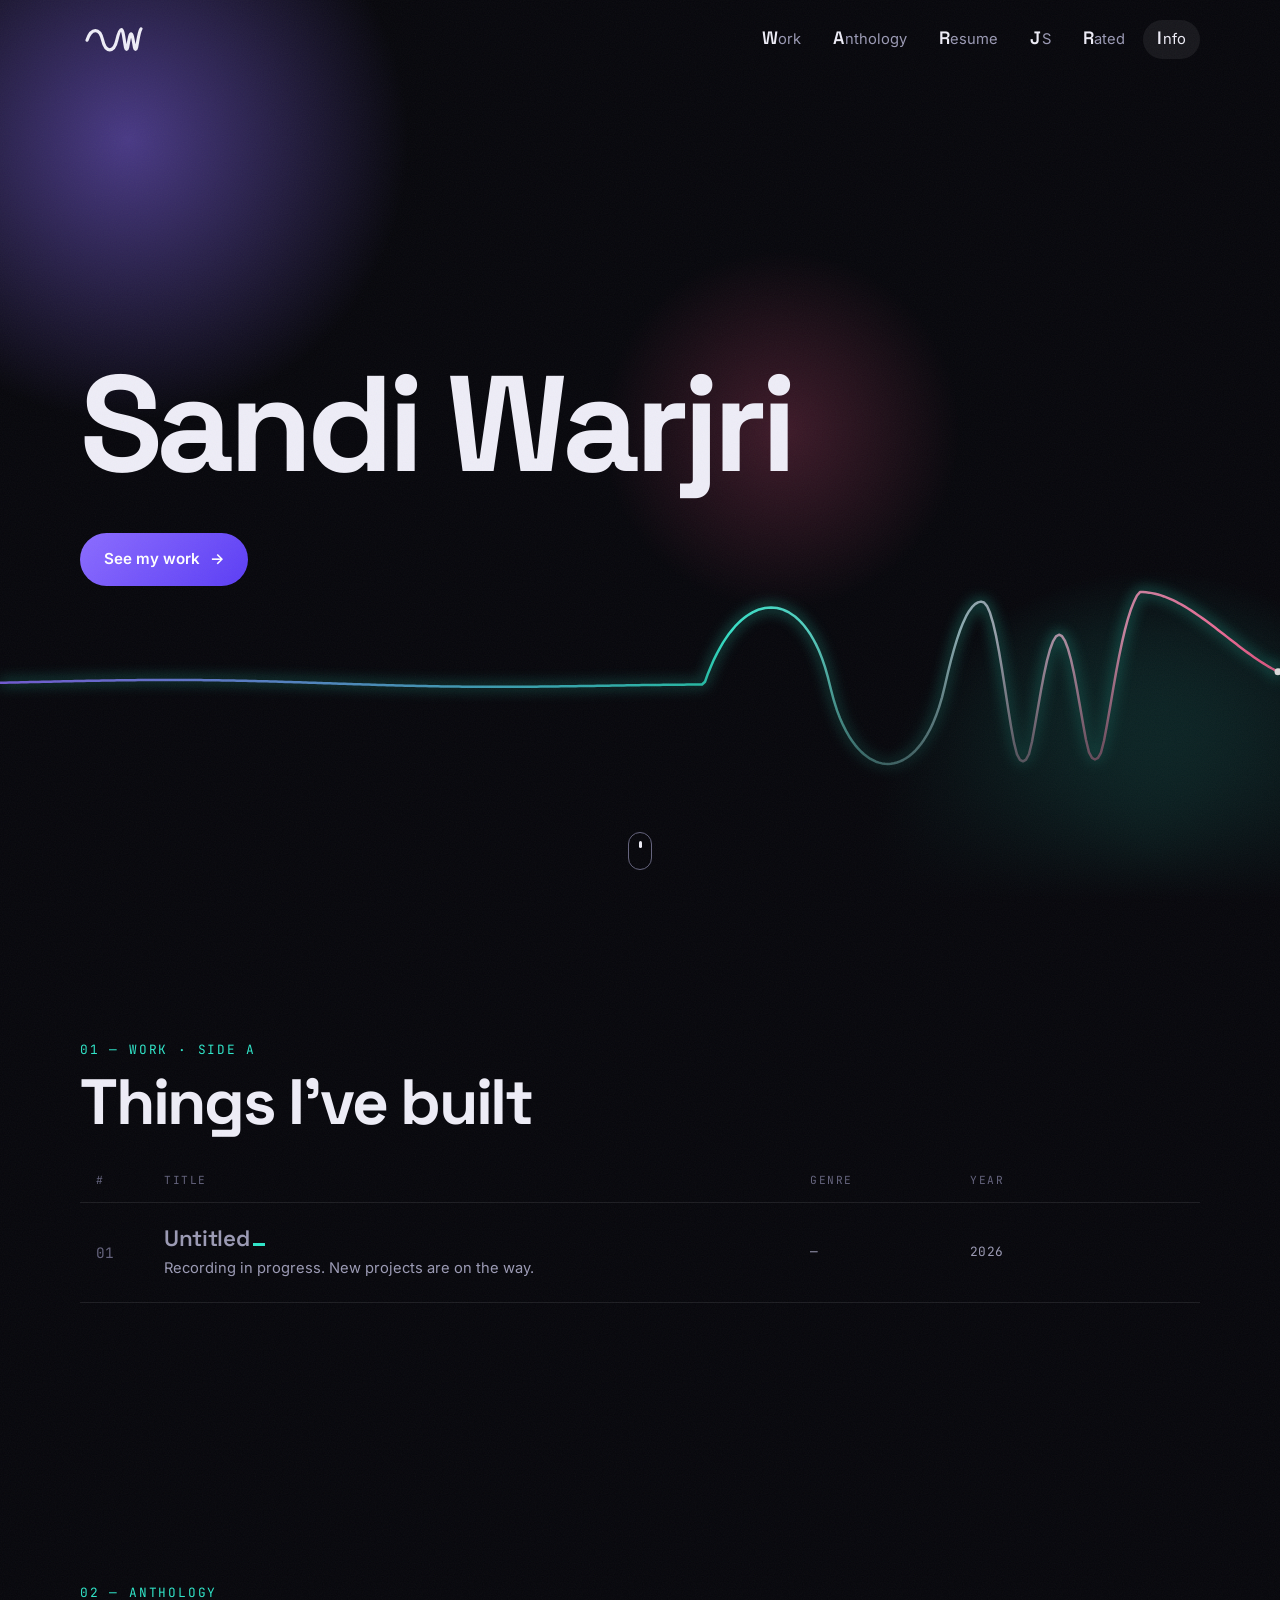
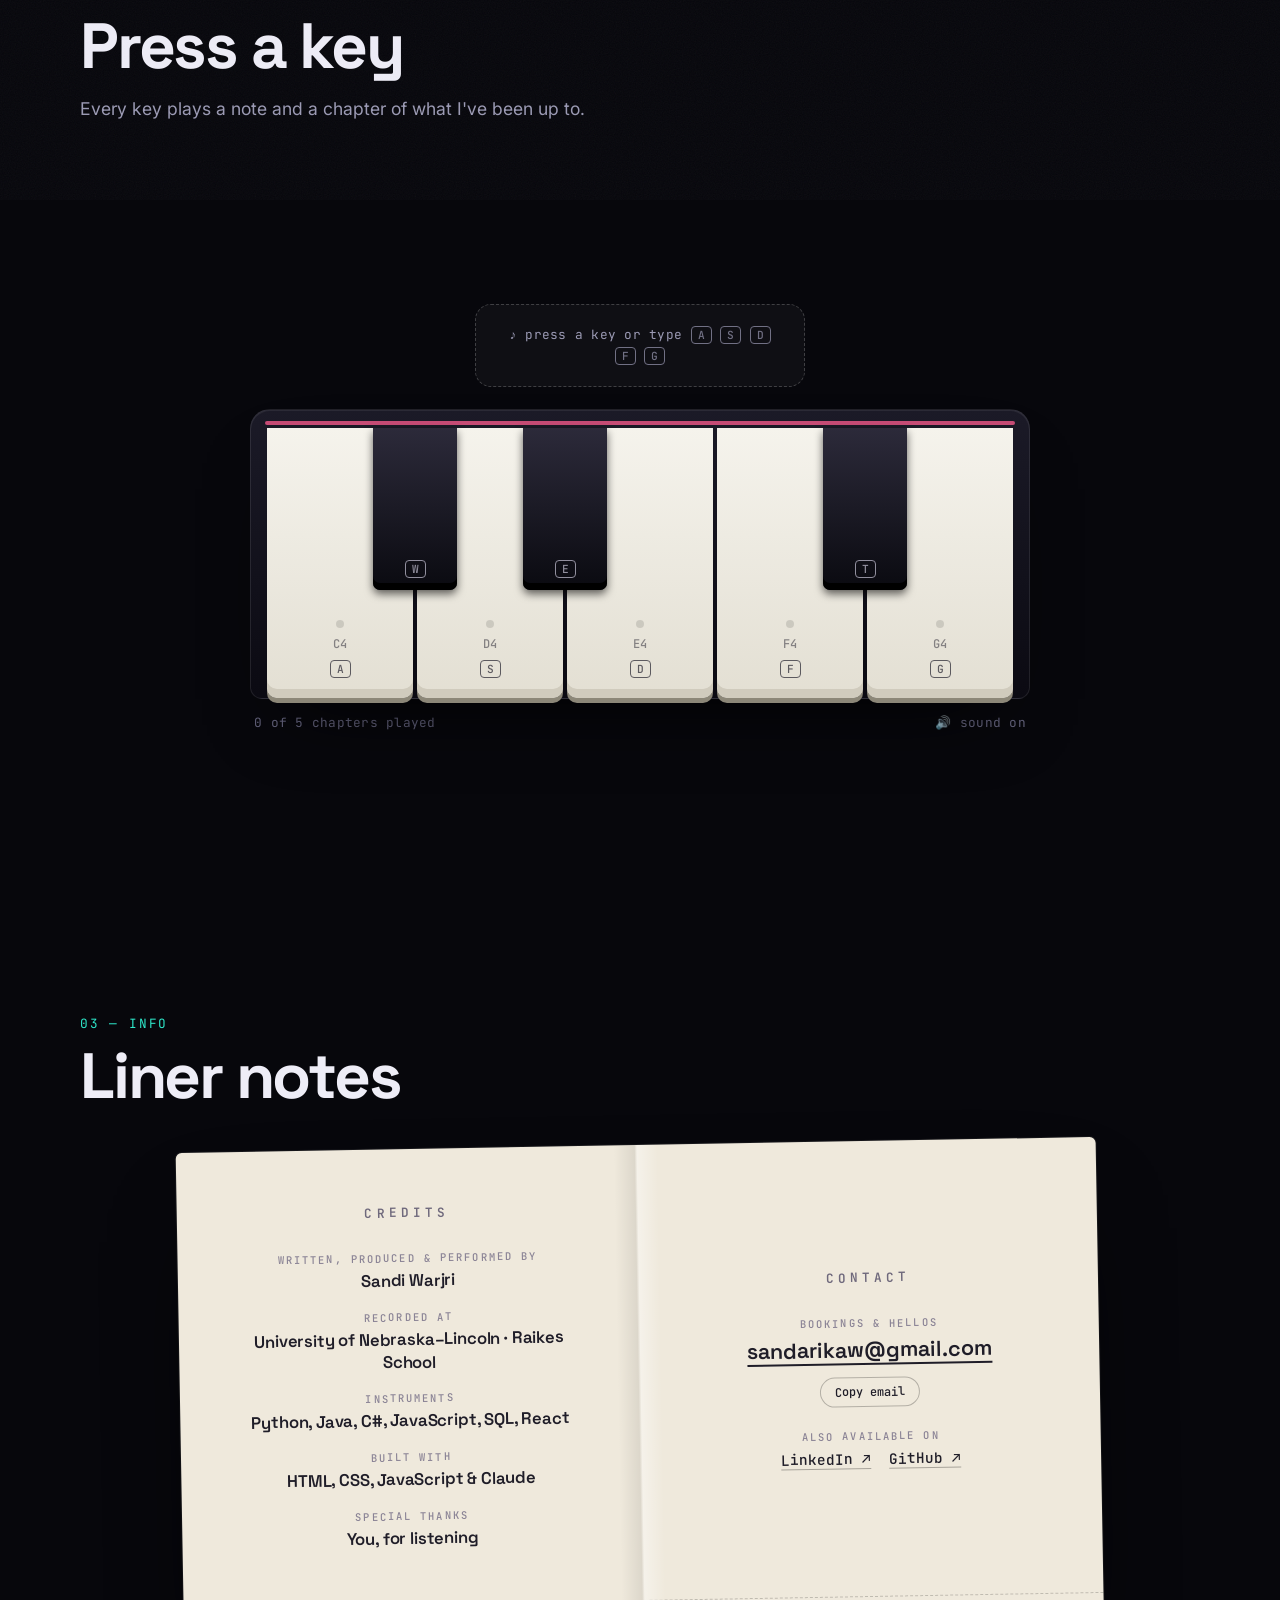
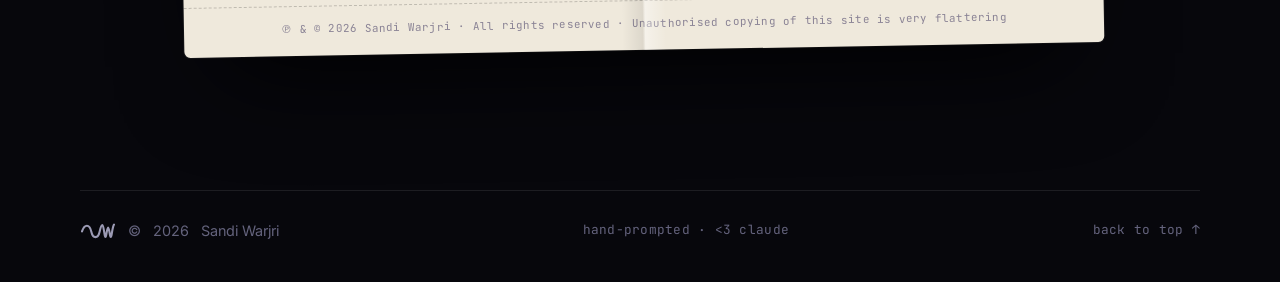
<file: index.html>
<!doctype html>
<html lang="en">
<head>
  <meta charset="utf-8" />
  <meta name="viewport" content="width=device-width, initial-scale=1" />
  <title>Sandi's Site</title>
  <meta name="description" content="Sandi Warjri — Computer Science student at the University of Nebraska–Lincoln and the Raikes School." />
  <meta property="og:title" content="Sandi Warjri" />
  <meta property="og:description" content="Computer Science student at the University of Nebraska–Lincoln and the Raikes School." />
  <meta property="og:url" content="https://sandarika.com/" />
  <meta property="og:type" content="website" />
  <meta name="theme-color" content="#07070c" />
  <link rel="icon" href="favicon.svg" type="image/svg+xml" />
  <link rel="preconnect" href="https://fonts.googleapis.com" />
  <link rel="preconnect" href="https://fonts.gstatic.com" crossorigin />
  <link href="https://fonts.googleapis.com/css2?family=Inter:wght@400;500;600&family=JetBrains+Mono:wght@400;500&family=Space+Grotesk:wght@500;600;700&display=swap" rel="stylesheet" />
  <link rel="stylesheet" href="styles.css" />
  <script src="data.js" defer></script>
  <script src="common.js" defer></script>
  <script src="home.js" defer></script>
</head>
<body>
  <a class="skip" href="#projects">Skip to content</a>
  <div class="progress" aria-hidden="true"></div>
  <div class="cursor-ring" aria-hidden="true"></div>
  <div class="grain" aria-hidden="true"></div>

  <header class="nav">
    <a class="logo magnetic" href="#top" aria-label="Sandi Warjri, back to top"><svg class="logo-mark" viewBox="8 30 84 38" fill="none" stroke="currentColor" stroke-width="4.5" stroke-linecap="round" stroke-linejoin="round" aria-hidden="true" focusable="false"><path d="M12 50 C18 32 30 32 34 50 C38 68 50 68 54 50 C56 41 58 35 60.5 35 C63 35 64.5 52 66.3 60.5 C67 63.8 68.4 63.8 69.1 60.5 C70.6 53 72 41 74 41 C76 41 77.4 53 78.9 60.5 C79.6 63.8 81 63.8 81.7 60.5 C83.3 53 85 38 88 34"/></svg></a>
    <nav class="nav-links" aria-label="Main">
      <a href="#projects" aria-label="Work"><span class="ini">W</span><span class="rest">ork</span></a>
      <a href="#anthology" aria-label="Anthology: experience"><span class="ini">A</span><span class="rest">nthology</span></a>
      <a href="/resume" aria-label="Resume"><span class="ini">R</span><span class="rest">esume</span></a>
      <a href="/design" aria-label="JS: components and fonts"><span class="ini">J</span><span class="rest">S</span></a>
      <a href="/albums" aria-label="Rated"><span class="ini">R</span><span class="rest">ated</span></a>
      <a href="#info" aria-label="Info"><span class="ini">I</span><span class="rest">nfo</span></a>
    </nav>
  </header>

  <main id="top">
    <!-- HERO: the logo drawn as one long wave you can pluck -->
    <section class="hero">
      <canvas class="hero-canvas" aria-hidden="true"></canvas>
      <div class="aurora" aria-hidden="true"><span></span><span></span><span></span></div>

      <div class="hero-inner container">
        <h1 class="hero-name" data-name>Sandi Warjri</h1>
        <div class="hero-cta intro" style="--d:550ms">
          <a class="btn btn-primary magnetic" href="#projects">See my work <span class="arrow" aria-hidden="true">→</span></a>
        </div>
      </div>

      <a class="scroll-cue" href="#projects" aria-label="Scroll to projects"><span></span></a>
    </section>

    <!-- PROJECTS as a tracklist -->
    <section id="projects" class="section container">
      <header class="section-head reveal">
        <p class="kicker mono">01 — Work · Side A</p>
        <h2>Things I've built</h2>
      </header>
      <div class="filters reveal" role="group" aria-label="Filter projects" data-filters></div>
      <div class="track-head mono reveal" aria-hidden="true"><span>#</span><span>Title</span><span>Genre</span><span>Year</span><span></span></div>
      <ol class="tracklist" data-projects></ol>
    </section>

    <!-- EXPERIENCE piano -->
    <section id="anthology" class="section container" data-anthology>
      <header class="section-head reveal">
        <p class="kicker mono">02 — Anthology</p>
        <h2>Press a key</h2>
        <p class="section-lede">Every key plays a note and a chapter of what I've been up to.</p>
      </header>
      <div class="piano-stage reveal" data-piano-stage>
        <div class="exp-area">
          <div class="exp-card exp-hint" data-exp aria-live="polite">
            <p class="mono">♪ press a key<span class="kbd-hint"> or type <kbd>A</kbd> <kbd>S</kbd> <kbd>D</kbd> <kbd>F</kbd> <kbd>G</kbd></span></p>
          </div>
        </div>
        <div class="piano">
          <div class="keys" data-piano></div>
        </div>
        <p class="piano-foot mono"><span data-played></span><span class="sound-note">🔊 sound on</span></p>
      </div>
    </section>

    <!-- INFO (contact) as liner notes -->
    <section id="info" class="section container liner">
      <header class="section-head reveal">
        <p class="kicker mono">03 — Info</p>
        <h2>Liner notes</h2>
      </header>
      <div class="liner-booklet reveal">
        <div class="liner-page">
          <p class="liner-title mono">Credits</p>
          <dl class="credits" data-credits></dl>
        </div>
        <div class="liner-page liner-contact">
          <p class="liner-title mono">Contact</p>
          <div data-email-block>
            <p class="liner-label mono">Bookings &amp; hellos</p>
            <a class="liner-email" data-email href="#"></a>
            <button class="liner-copy" type="button" data-copy>Copy email</button>
          </div>
          <p class="liner-label mono">Also available on</p>
          <div class="liner-socials" data-socials></div>
        </div>
        <p class="liner-fine mono">℗ &amp; © <span data-year></span> <span data-name-plain></span> · All rights reserved · Unauthorised copying of this site is very flattering</p>
      </div>
    </section>
  </main>

  <footer class="footer container">
    <span class="footer-brand"><svg class="footer-mark" viewBox="8 30 84 38" fill="none" stroke="currentColor" stroke-width="5" stroke-linecap="round" stroke-linejoin="round" aria-hidden="true" focusable="false"><path d="M12 50 C18 32 30 32 34 50 C38 68 50 68 54 50 C56 41 58 35 60.5 35 C63 35 64.5 52 66.3 60.5 C67 63.8 68.4 63.8 69.1 60.5 C70.6 53 72 41 74 41 C76 41 77.4 53 78.9 60.5 C79.6 63.8 81 63.8 81.7 60.5 C83.3 53 85 38 88 34"/></svg>© <span data-year></span> <span data-name-plain></span></span>
    <span class="mono">hand-prompted · &lt;3 claude</span>
    <a href="#top" class="mono">back to top ↑</a>
  </footer>

  <div class="toast" role="status" aria-live="polite"></div>
</body>
</html>
</file>
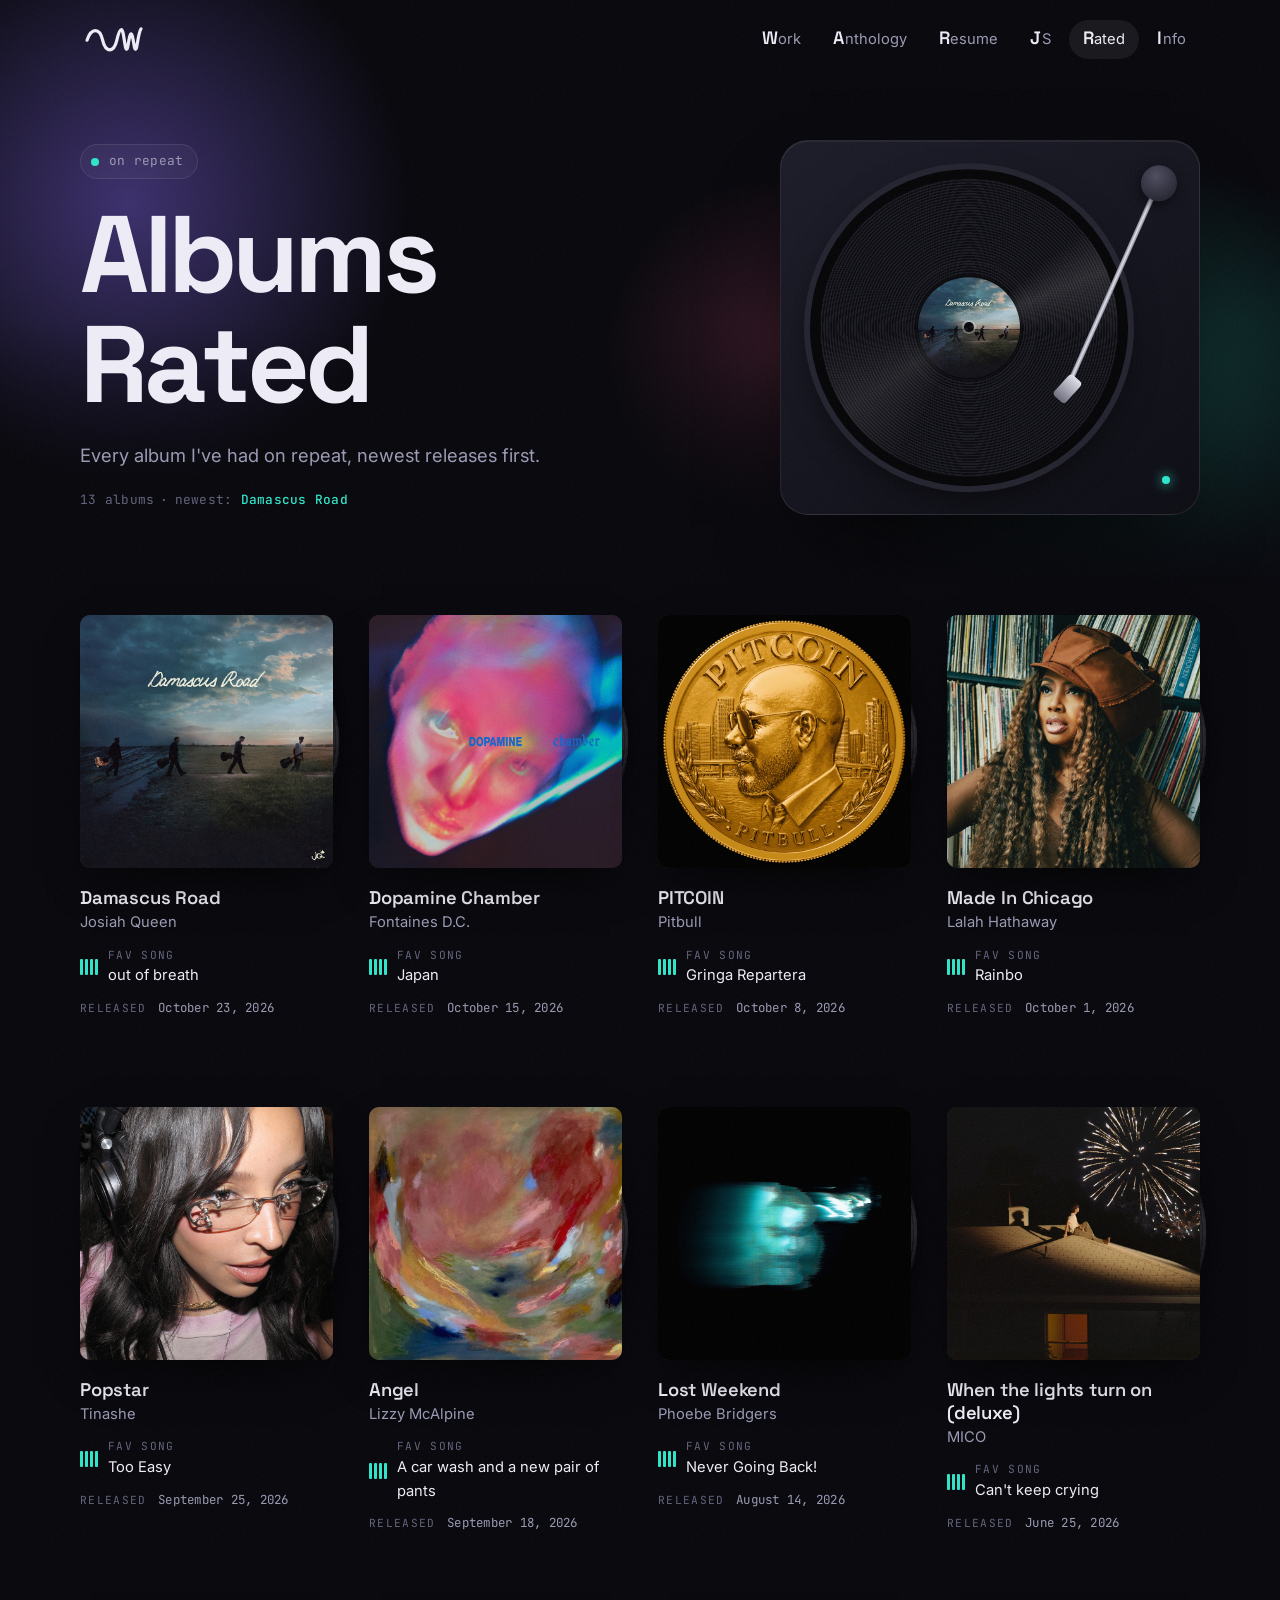
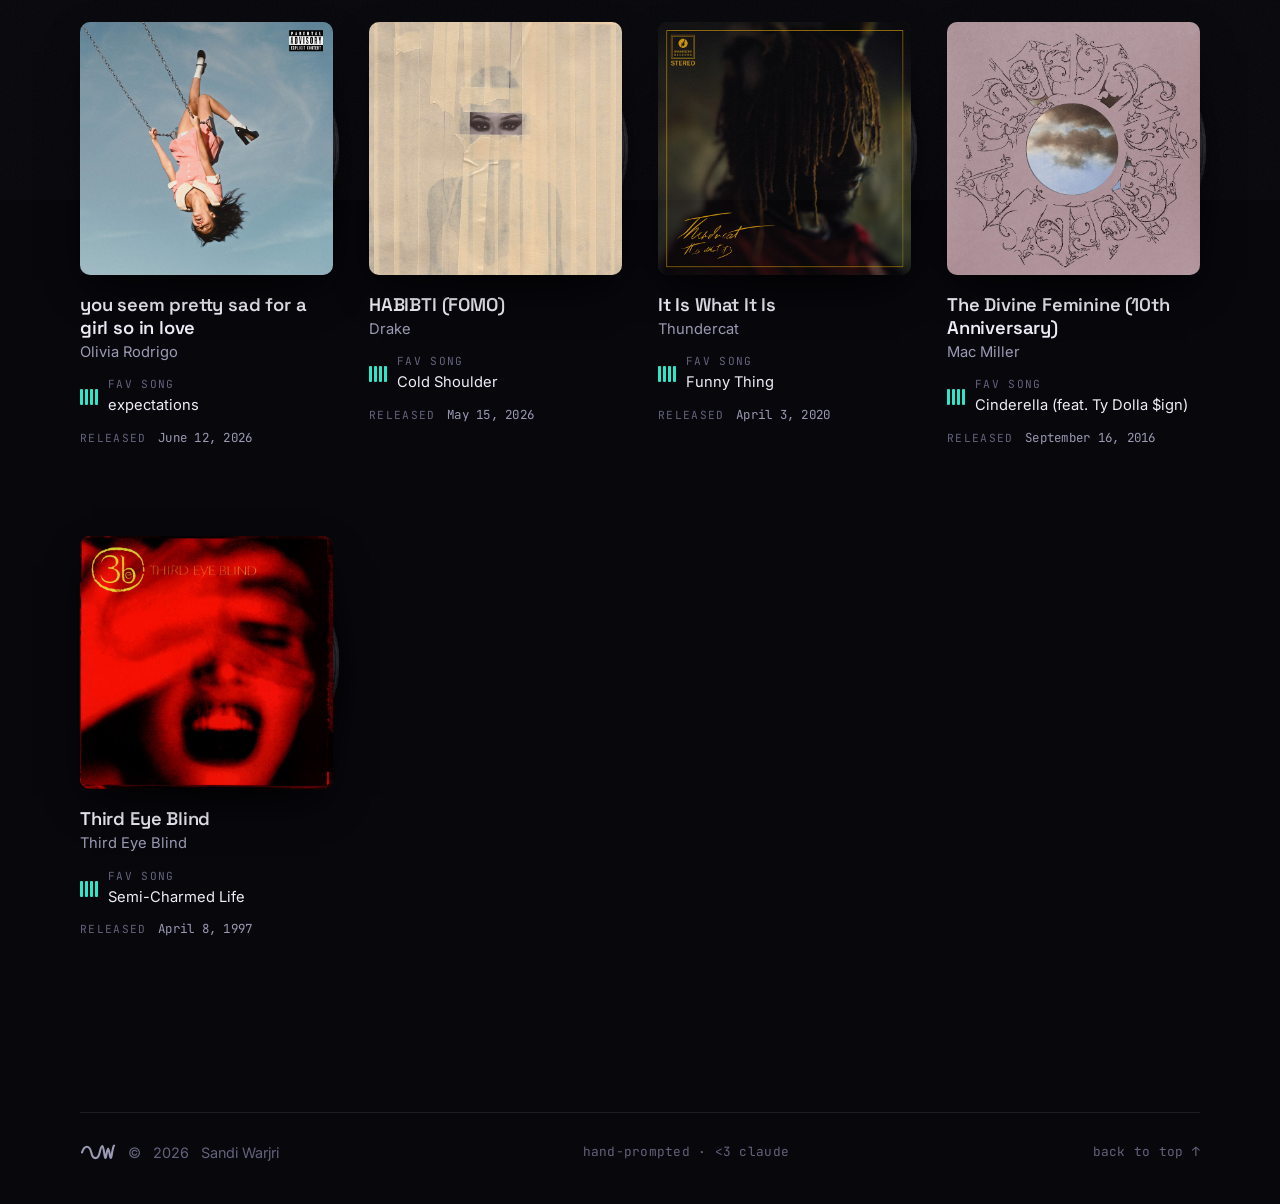
<file: albums.html>
<!doctype html>
<html lang="en">
<head>
  <meta charset="utf-8" />
  <meta name="viewport" content="width=device-width, initial-scale=1" />
  <title>Albums Rated — Sandi Warjri</title>
  <meta name="description" content="Every album Sandi Warjri has had on repeat, newest releases first." />
  <meta property="og:title" content="Albums Rated — Sandi Warjri" />
  <meta property="og:description" content="Every album I've had on repeat, newest releases first." />
  <meta property="og:url" content="https://sandarika.com/albums" />
  <meta property="og:type" content="website" />
  <meta name="theme-color" content="#07070c" />
  <link rel="icon" href="favicon.svg" type="image/svg+xml" />
  <link rel="preconnect" href="https://fonts.googleapis.com" />
  <link rel="preconnect" href="https://fonts.gstatic.com" crossorigin />
  <link href="https://fonts.googleapis.com/css2?family=Inter:wght@400;500;600&family=JetBrains+Mono:wght@400;500&family=Space+Grotesk:wght@500;600;700&display=swap" rel="stylesheet" />
  <link rel="stylesheet" href="styles.css" />
  <link rel="stylesheet" href="albums.css" />
  <script src="data.js" defer></script>
  <script src="albums.js" defer></script>
  <script src="common.js" defer></script>
  <script src="albums-page.js" defer></script>
</head>
<body>
  <a class="skip" href="#albums">Skip to albums</a>
  <div class="progress" aria-hidden="true"></div>
  <div class="cursor-ring" aria-hidden="true"></div>
  <div class="grain" aria-hidden="true"></div>

  <header class="nav">
    <a class="logo magnetic" href="/" aria-label="Sandi Warjri, home"><svg class="logo-mark" viewBox="8 30 84 38" fill="none" stroke="currentColor" stroke-width="4.5" stroke-linecap="round" stroke-linejoin="round" aria-hidden="true" focusable="false"><path d="M12 50 C18 32 30 32 34 50 C38 68 50 68 54 50 C56 41 58 35 60.5 35 C63 35 64.5 52 66.3 60.5 C67 63.8 68.4 63.8 69.1 60.5 C70.6 53 72 41 74 41 C76 41 77.4 53 78.9 60.5 C79.6 63.8 81 63.8 81.7 60.5 C83.3 53 85 38 88 34"/></svg></a>
    <nav class="nav-links" aria-label="Main">
      <a href="/#projects" aria-label="Work"><span class="ini">W</span><span class="rest">ork</span></a>
      <a href="/#anthology" aria-label="Anthology: experience"><span class="ini">A</span><span class="rest">nthology</span></a>
      <a href="/resume" aria-label="Resume"><span class="ini">R</span><span class="rest">esume</span></a>
      <a href="/design" aria-label="JS: components and fonts"><span class="ini">J</span><span class="rest">S</span></a>
      <a href="/albums" aria-label="Rated" aria-current="page"><span class="ini">R</span><span class="rest">ated</span></a>
      <a href="/#info" aria-label="Info"><span class="ini">I</span><span class="rest">nfo</span></a>
    </nav>
  </header>

  <main id="top">
    <section class="ah">
      <div class="aurora" aria-hidden="true"><span></span><span></span><span></span></div>
      <div class="container ah-inner">
        <div class="ah-text">
          <p class="eyebrow mono intro" style="--d:0ms"><span class="pulse"></span>on repeat</p>
          <h1 class="hero-name page-title" data-title>Albums Rated</h1>
          <p class="lede intro" style="--d:600ms">Every album I've had on repeat, newest releases first.</p>
          <p class="ah-meta mono intro" style="--d:750ms" data-albums-meta></p>
        </div>

        <button class="turntable intro" style="--d:250ms" type="button" aria-label="Pause the record" aria-pressed="false">
          <span class="platter">
            <span class="record"><span class="record-label" data-hero-label></span></span>
          </span>
          <span class="tonearm"></span>
          <span class="tt-led"></span>
        </button>
      </div>
    </section>

    <section id="albums" class="container albums-section">
      <ol class="album-grid" data-albums></ol>
    </section>
  </main>

  <footer class="footer container">
    <span class="footer-brand"><svg class="footer-mark" viewBox="8 30 84 38" fill="none" stroke="currentColor" stroke-width="5" stroke-linecap="round" stroke-linejoin="round" aria-hidden="true" focusable="false"><path d="M12 50 C18 32 30 32 34 50 C38 68 50 68 54 50 C56 41 58 35 60.5 35 C63 35 64.5 52 66.3 60.5 C67 63.8 68.4 63.8 69.1 60.5 C70.6 53 72 41 74 41 C76 41 77.4 53 78.9 60.5 C79.6 63.8 81 63.8 81.7 60.5 C83.3 53 85 38 88 34"/></svg>© <span data-year></span> <span data-name-plain></span></span>
    <span class="mono">hand-prompted · &lt;3 claude</span>
    <a href="#top" class="mono">back to top ↑</a>
  </footer>

  <div class="toast" role="status" aria-live="polite"></div>
</body>
</html>
</file>
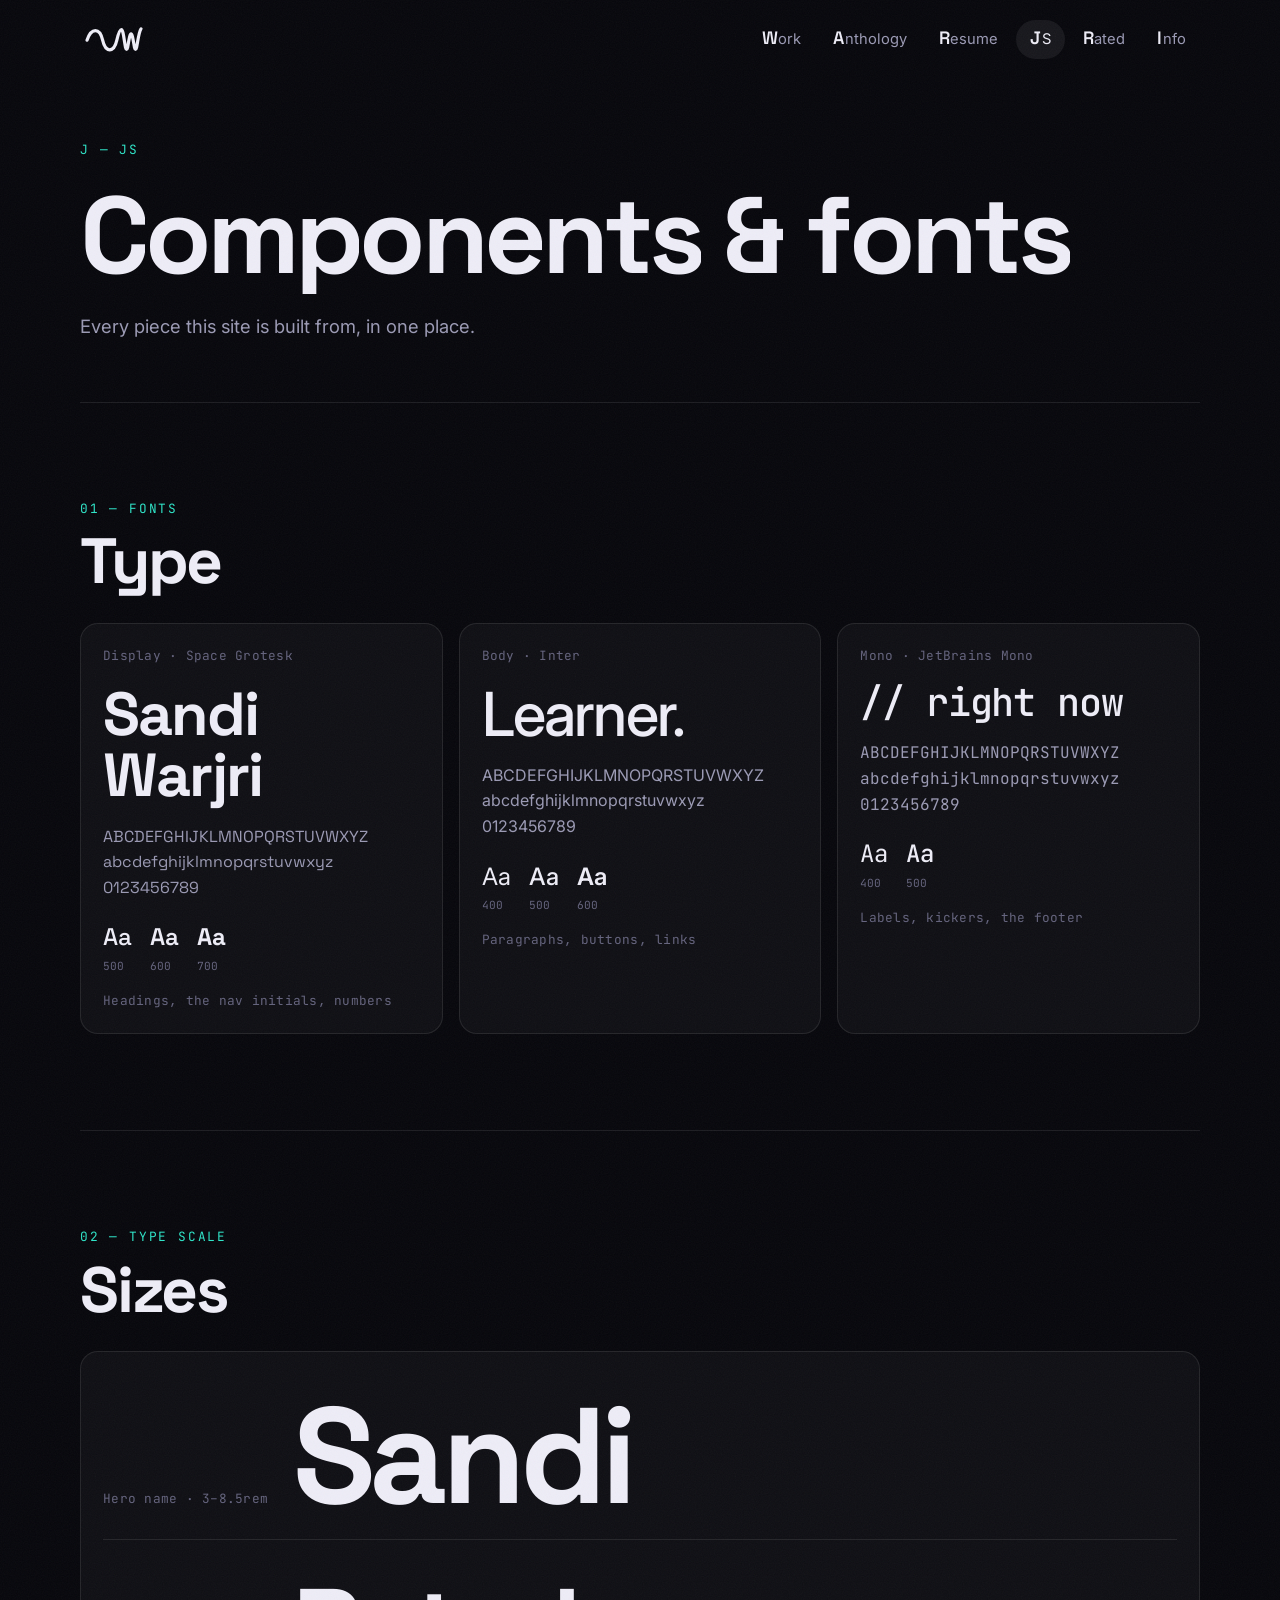
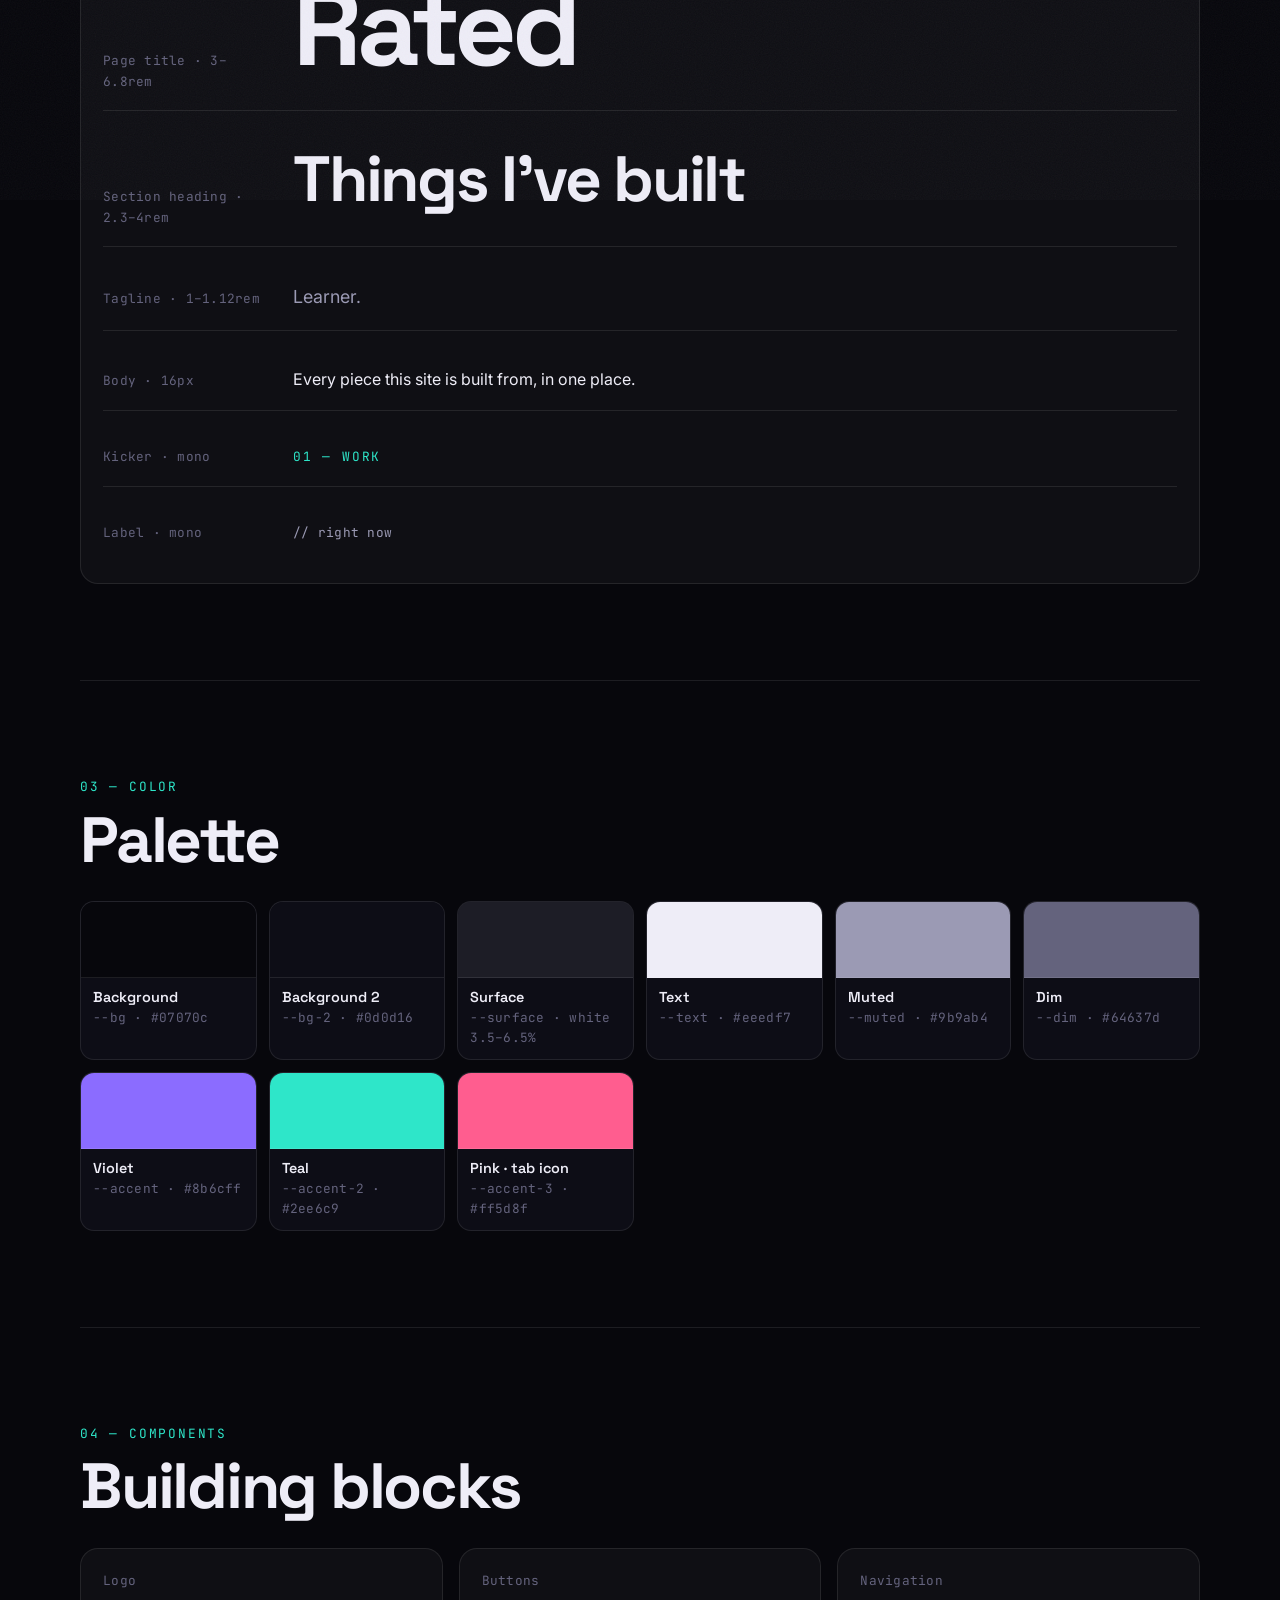
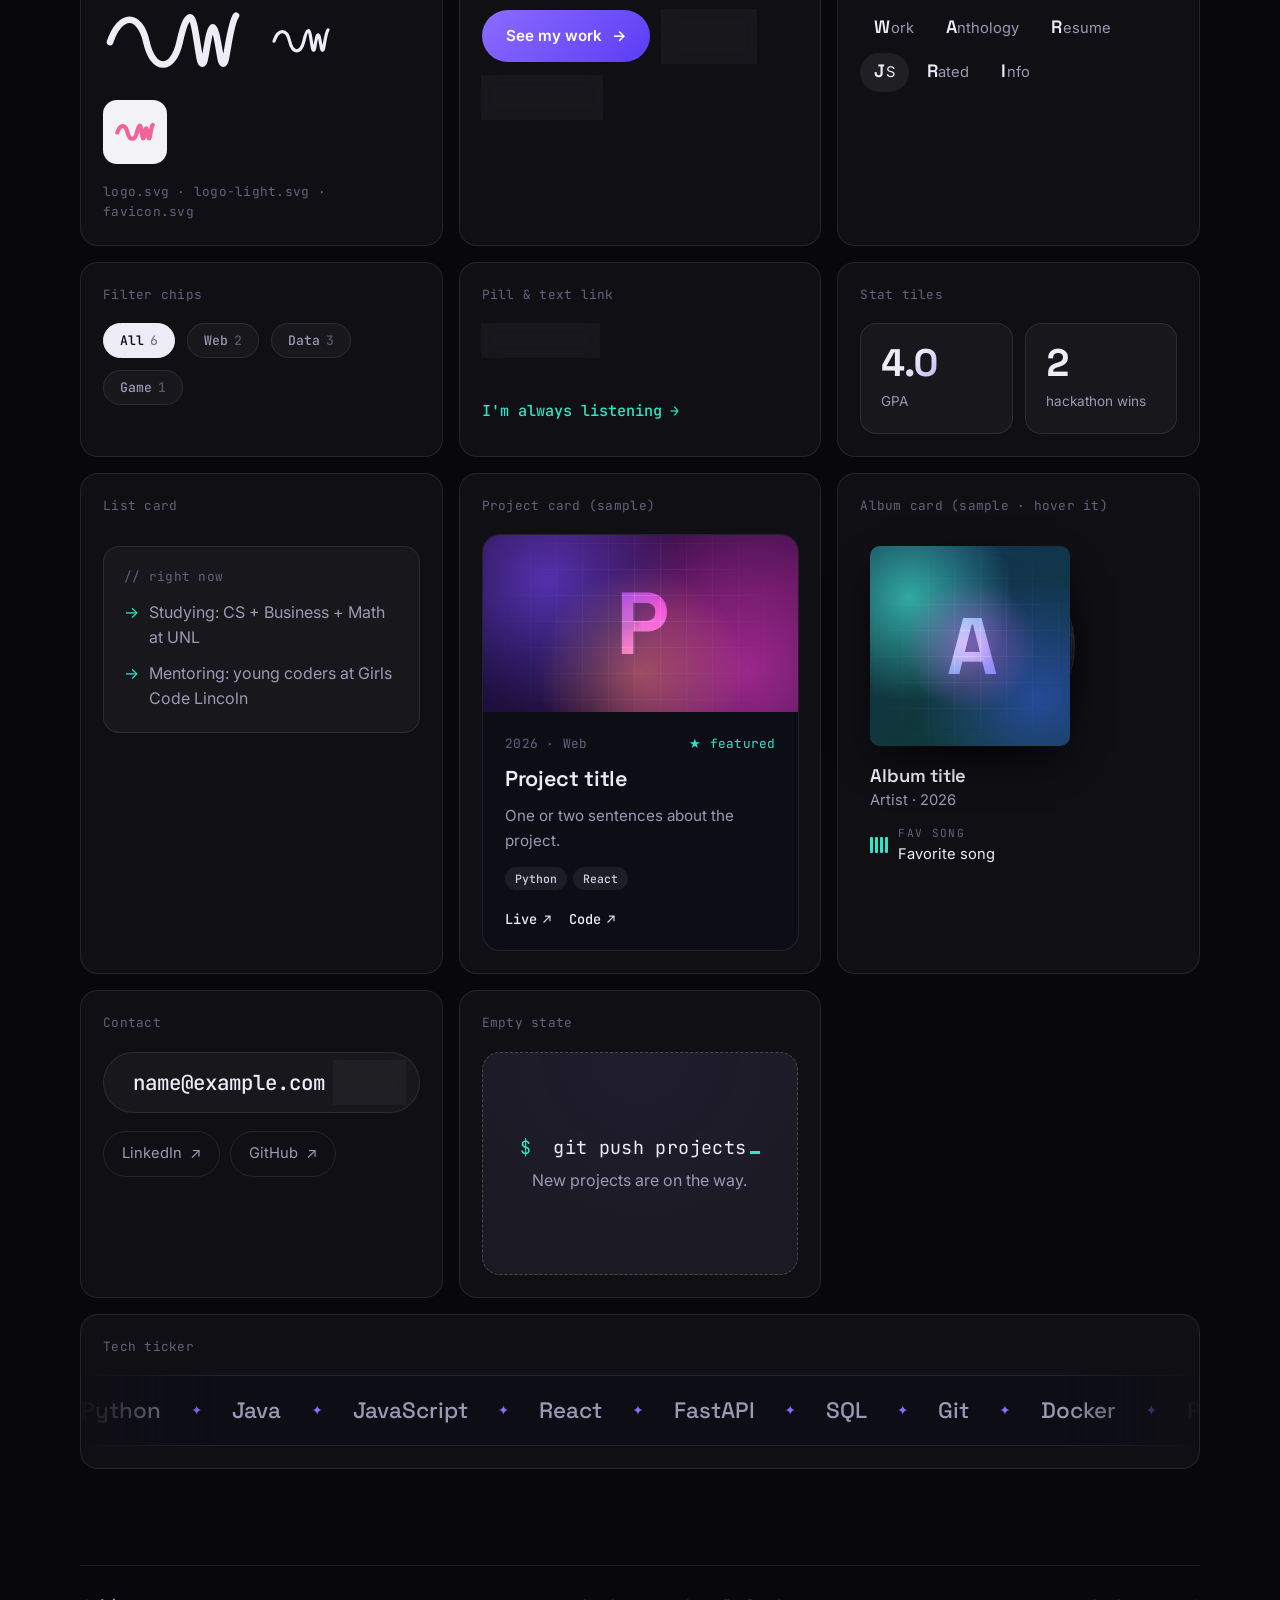
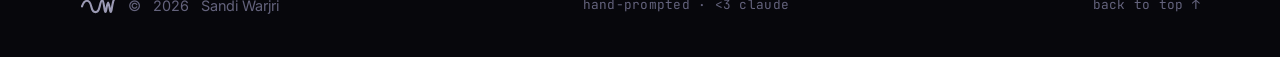
<file: design.html>
<!doctype html>
<html lang="en">
<head>
  <meta charset="utf-8" />
  <meta name="viewport" content="width=device-width, initial-scale=1" />
  <title>JS · Components &amp; Fonts — Sandi Warjri</title>
  <meta name="description" content="Every component, font and color sandarika.com is built from." />
  <meta name="theme-color" content="#07070c" />
  <link rel="icon" href="favicon.svg" type="image/svg+xml" />
  <link rel="preconnect" href="https://fonts.googleapis.com" />
  <link rel="preconnect" href="https://fonts.gstatic.com" crossorigin />
  <link href="https://fonts.googleapis.com/css2?family=Inter:wght@400;500;600&family=JetBrains+Mono:wght@400;500&family=Space+Grotesk:wght@500;600;700&display=swap" rel="stylesheet" />
  <link rel="stylesheet" href="styles.css" />
  <link rel="stylesheet" href="albums.css" />
  <link rel="stylesheet" href="design.css" />
  <script src="data.js" defer></script>
  <script src="common.js" defer></script>
  <script src="design-page.js" defer></script>
</head>
<body>
  <a class="skip" href="#fonts">Skip to fonts</a>
  <div class="progress" aria-hidden="true"></div>
  <div class="cursor-ring" aria-hidden="true"></div>
  <div class="grain" aria-hidden="true"></div>

  <header class="nav">
    <a class="logo magnetic" href="/" aria-label="Sandi Warjri, home"><svg class="logo-mark" viewBox="8 30 84 38" fill="none" stroke="currentColor" stroke-width="4.5" stroke-linecap="round" stroke-linejoin="round" aria-hidden="true" focusable="false"><path d="M12 50 C18 32 30 32 34 50 C38 68 50 68 54 50 C56 41 58 35 60.5 35 C63 35 64.5 52 66.3 60.5 C67 63.8 68.4 63.8 69.1 60.5 C70.6 53 72 41 74 41 C76 41 77.4 53 78.9 60.5 C79.6 63.8 81 63.8 81.7 60.5 C83.3 53 85 38 88 34"/></svg></a>
    <nav class="nav-links" aria-label="Main">
      <a href="/#projects" aria-label="Work"><span class="ini">W</span><span class="rest">ork</span></a>
      <a href="/#anthology" aria-label="Anthology: experience"><span class="ini">A</span><span class="rest">nthology</span></a>
      <a href="/resume" aria-label="Resume"><span class="ini">R</span><span class="rest">esume</span></a>
      <a href="/design" aria-label="JS: components and fonts" aria-current="page"><span class="ini">J</span><span class="rest">S</span></a>
      <a href="/albums" aria-label="Rated"><span class="ini">R</span><span class="rest">ated</span></a>
      <a href="/#info" aria-label="Info"><span class="ini">I</span><span class="rest">nfo</span></a>
    </nav>
  </header>

  <main id="top">
    <section class="page-head container">
      <p class="kicker mono intro" style="--d:0ms">J — JS</p>
      <h1 class="hero-name page-title" data-split>Components &amp; fonts</h1>
      <p class="lede intro" style="--d:550ms">Every piece this site is built from, in one place.</p>
    </section>

    <!-- FONTS -->
    <section id="fonts" class="ds-section container">
      <header class="section-head">
        <p class="kicker mono">01 — Fonts</p>
        <h2>Type</h2>
      </header>
      <div class="ds-grid">
        <div class="ds-panel font-card">
          <p class="mono ds-label">Display · Space Grotesk</p>
          <p class="specimen f-display" style="font-weight: 700">Sandi Warjri</p>
          <p class="glyphs f-display">ABCDEFGHIJKLMNOPQRSTUVWXYZ abcdefghijklmnopqrstuvwxyz 0123456789</p>
          <div class="weights f-display">
            <span style="font-weight: 500">Aa<small>500</small></span>
            <span style="font-weight: 600">Aa<small>600</small></span>
            <span style="font-weight: 700">Aa<small>700</small></span>
          </div>
          <p class="mono ds-label">Headings, the nav initials, numbers</p>
        </div>
        <div class="ds-panel font-card">
          <p class="mono ds-label">Body · Inter</p>
          <p class="specimen f-body" style="font-weight: 500">Learner.</p>
          <p class="glyphs f-body">ABCDEFGHIJKLMNOPQRSTUVWXYZ abcdefghijklmnopqrstuvwxyz 0123456789</p>
          <div class="weights f-body">
            <span style="font-weight: 400">Aa<small>400</small></span>
            <span style="font-weight: 500">Aa<small>500</small></span>
            <span style="font-weight: 600">Aa<small>600</small></span>
          </div>
          <p class="mono ds-label">Paragraphs, buttons, links</p>
        </div>
        <div class="ds-panel font-card">
          <p class="mono ds-label">Mono · JetBrains Mono</p>
          <p class="specimen f-mono" style="font-weight: 500; font-size: 2.4rem">// right now</p>
          <p class="glyphs f-mono">ABCDEFGHIJKLMNOPQRSTUVWXYZ abcdefghijklmnopqrstuvwxyz 0123456789</p>
          <div class="weights f-mono">
            <span style="font-weight: 400">Aa<small>400</small></span>
            <span style="font-weight: 500">Aa<small>500</small></span>
          </div>
          <p class="mono ds-label">Labels, kickers, the footer</p>
        </div>
      </div>
    </section>

    <!-- TYPE SCALE -->
    <section id="type" class="ds-section container">
      <header class="section-head">
        <p class="kicker mono">02 — Type scale</p>
        <h2>Sizes</h2>
      </header>
      <div class="ds-panel">
        <div class="type-row"><p class="mono ds-label">Hero name · 3–8.5rem</p><span class="hero-name">Sandi</span></div>
        <div class="type-row"><p class="mono ds-label">Page title · 3–6.8rem</p><span class="hero-name page-title">Rated</span></div>
        <div class="type-row"><p class="mono ds-label">Section heading · 2.3–4rem</p><h2 aria-hidden="true">Things I've built</h2></div>
        <div class="type-row"><p class="mono ds-label">Tagline · 1–1.12rem</p><p class="hero-tagline">Learner.</p></div>
        <div class="type-row"><p class="mono ds-label">Body · 16px</p><p>Every piece this site is built from, in one place.</p></div>
        <div class="type-row"><p class="mono ds-label">Kicker · mono</p><p class="kicker mono">01 — Work</p></div>
        <div class="type-row"><p class="mono ds-label">Label · mono</p><p class="mono" style="color: var(--muted)">// right now</p></div>
      </div>
    </section>

    <!-- COLOR -->
    <section id="color" class="ds-section container">
      <header class="section-head">
        <p class="kicker mono">03 — Color</p>
        <h2>Palette</h2>
      </header>
      <div class="swatches">
        <div class="swatch"><div class="swatch-chip" style="background: var(--bg)"></div><div class="swatch-meta"><b>Background</b><span class="mono">--bg · #07070c</span></div></div>
        <div class="swatch"><div class="swatch-chip" style="background: var(--bg-2)"></div><div class="swatch-meta"><b>Background 2</b><span class="mono">--bg-2 · #0d0d16</span></div></div>
        <div class="swatch"><div class="swatch-chip" style="background: var(--surface-2)"></div><div class="swatch-meta"><b>Surface</b><span class="mono">--surface · white 3.5–6.5%</span></div></div>
        <div class="swatch"><div class="swatch-chip" style="background: var(--text)"></div><div class="swatch-meta"><b>Text</b><span class="mono">--text · #eeedf7</span></div></div>
        <div class="swatch"><div class="swatch-chip" style="background: var(--muted)"></div><div class="swatch-meta"><b>Muted</b><span class="mono">--muted · #9b9ab4</span></div></div>
        <div class="swatch"><div class="swatch-chip" style="background: var(--dim)"></div><div class="swatch-meta"><b>Dim</b><span class="mono">--dim · #64637d</span></div></div>
        <div class="swatch"><div class="swatch-chip" style="background: var(--accent)"></div><div class="swatch-meta"><b>Violet</b><span class="mono">--accent · #8b6cff</span></div></div>
        <div class="swatch"><div class="swatch-chip" style="background: var(--accent-2)"></div><div class="swatch-meta"><b>Teal</b><span class="mono">--accent-2 · #2ee6c9</span></div></div>
        <div class="swatch"><div class="swatch-chip" style="background: var(--accent-3)"></div><div class="swatch-meta"><b>Pink · tab icon</b><span class="mono">--accent-3 · #ff5d8f</span></div></div>
      </div>
    </section>

    <!-- COMPONENTS -->
    <section id="components" class="ds-section container">
      <header class="section-head">
        <p class="kicker mono">04 — Components</p>
        <h2>Building blocks</h2>
      </header>
      <div class="ds-grid">

        <div class="ds-panel">
          <p class="mono ds-label">Logo</p>
          <div class="logo-sizes">
            <svg viewBox="8 30 84 38" style="width: 140px; height: 63px" fill="none" stroke="currentColor" stroke-width="4" stroke-linecap="round" stroke-linejoin="round" aria-hidden="true"><path d="M12 50 C18 32 30 32 34 50 C38 68 50 68 54 50 C56 41 58 35 60.5 35 C63 35 64.5 52 66.3 60.5 C67 63.8 68.4 63.8 69.1 60.5 C70.6 53 72 41 74 41 C76 41 77.4 53 78.9 60.5 C79.6 63.8 81 63.8 81.7 60.5 C83.3 53 85 38 88 34"/></svg>
            <svg viewBox="8 30 84 38" style="width: 60px; height: 27px" fill="none" stroke="currentColor" stroke-width="4.5" stroke-linecap="round" stroke-linejoin="round" aria-hidden="true"><path d="M12 50 C18 32 30 32 34 50 C38 68 50 68 54 50 C56 41 58 35 60.5 35 C63 35 64.5 52 66.3 60.5 C67 63.8 68.4 63.8 69.1 60.5 C70.6 53 72 41 74 41 C76 41 77.4 53 78.9 60.5 C79.6 63.8 81 63.8 81.7 60.5 C83.3 53 85 38 88 34"/></svg>
            <span class="logo-tile"><img src="favicon.svg" alt="Browser tab icon" width="40" height="40" /></span>
          </div>
          <p class="mono ds-label">logo.svg · logo-light.svg · favicon.svg</p>
        </div>

        <div class="ds-panel">
          <p class="mono ds-label">Buttons</p>
          <div class="ds-demo">
            <a class="btn btn-primary magnetic" href="#components">See my work <span class="arrow" aria-hidden="true">→</span></a>
            <a class="btn btn-ghost magnetic" href="#components">Say hi</a>
            <button class="btn btn-ghost btn-sm magnetic" type="button" data-demo-toast>Show a toast</button>
          </div>
        </div>

        <div class="ds-panel">
          <p class="mono ds-label">Navigation</p>
          <nav class="nav-links" aria-label="Navigation sample">
            <a href="/#projects"><span class="ini">W</span><span class="rest">ork</span></a>
            <a href="/#anthology"><span class="ini">A</span><span class="rest">nthology</span></a>
            <a href="/resume"><span class="ini">R</span><span class="rest">esume</span></a>
            <a href="/design" aria-current="page"><span class="ini">J</span><span class="rest">S</span></a>
            <a href="/albums"><span class="ini">R</span><span class="rest">ated</span></a>
            <a href="/#info"><span class="ini">I</span><span class="rest">nfo</span></a>
          </nav>
        </div>

        <div class="ds-panel">
          <p class="mono ds-label">Filter chips</p>
          <div class="ds-demo" data-demo-chips>
            <button class="chip" type="button" aria-pressed="true">All<span class="count">6</span></button>
            <button class="chip" type="button" aria-pressed="false">Web<span class="count">2</span></button>
            <button class="chip" type="button" aria-pressed="false">Data<span class="count">3</span></button>
            <button class="chip" type="button" aria-pressed="false">Game<span class="count">1</span></button>
          </div>
        </div>

        <div class="ds-panel">
          <p class="mono ds-label">Pill &amp; text link</p>
          <div class="ds-demo">
            <p class="eyebrow mono"><span class="pulse"></span>on repeat</p>
          </div>
          <a class="text-link" href="/albums">I'm always listening <span class="arrow" aria-hidden="true">→</span></a>
        </div>

        <div class="ds-panel">
          <p class="mono ds-label">Stat tiles</p>
          <div class="stats">
            <div class="stat"><div class="stat-value">4.0</div><div class="stat-label">GPA</div></div>
            <div class="stat"><div class="stat-value">2</div><div class="stat-label">hackathon wins</div></div>
          </div>
        </div>

        <div class="ds-panel">
          <p class="mono ds-label">List card</p>
          <div class="now">
            <p class="mono now-title">// right now</p>
            <ul>
              <li>Studying: CS + Business + Math at UNL</li>
              <li>Mentoring: young coders at Girls Code Lincoln</li>
            </ul>
          </div>
        </div>

        <div class="ds-panel">
          <p class="mono ds-label">Project card (sample)</p>
          <article class="card" style="--h: 255">
            <div class="card-media"><div class="art"></div><span class="art-letter" aria-hidden="true">P</span></div>
            <div class="card-body">
              <div class="card-meta mono"><span>2026 · Web</span><span class="badge">★ featured</span></div>
              <h3>Project title</h3>
              <p>One or two sentences about the project.</p>
              <ul class="tags"><li>Python</li><li>React</li></ul>
              <div class="card-links"><a href="#components">Live <span class="arrow" aria-hidden="true">↗</span></a><a href="#components">Code <span class="arrow" aria-hidden="true">↗</span></a></div>
            </div>
          </article>
        </div>

        <div class="ds-panel">
          <p class="mono ds-label">Album card (sample · hover it)</p>
          <div class="album-card ds-album" style="--h: 170">
            <div class="album-art">
              <div class="glow"></div>
              <div class="vinyl" aria-hidden="true"><div class="disc"><div class="disc-label"></div></div></div>
              <div class="cover"><div class="art"></div><span class="art-letter" aria-hidden="true">A</span></div>
              <span class="rank">#1</span>
            </div>
            <div class="album-info">
              <h3>Album title</h3>
              <p class="artist">Artist · 2026</p>
              <div class="fav">
                <span class="eq" aria-hidden="true"><i></i><i></i><i></i><i></i></span>
                <div><span class="fav-label mono">fav song</span><span class="fav-song">Favorite song</span></div>
              </div>
            </div>
          </div>
        </div>

        <div class="ds-panel">
          <p class="mono ds-label">Contact</p>
          <div class="contact-card">
            <span class="email-link">name@example.com</span>
            <button class="btn btn-ghost btn-sm magnetic" type="button" data-demo-copy>Copy</button>
          </div>
          <div class="socials" style="justify-content: flex-start; margin-top: 0">
            <a href="https://www.linkedin.com/in/sandarika" target="_blank" rel="noopener">LinkedIn <span aria-hidden="true">↗</span></a>
            <a href="https://github.com/sandarika" target="_blank" rel="noopener">GitHub <span aria-hidden="true">↗</span></a>
          </div>
        </div>

        <div class="ds-panel">
          <p class="mono ds-label">Empty state</p>
          <div class="empty">
            <p class="mono empty-line"><span class="prompt">$</span> git push projects<span class="caret"></span></p>
            <p class="empty-note">New projects are on the way.</p>
          </div>
        </div>

        <div class="ds-panel wide">
          <p class="mono ds-label">Tech ticker</p>
          <div class="marquee">
            <div class="marquee-track" aria-hidden="true"><span>Python</span><span>Java</span><span>JavaScript</span><span>React</span><span>FastAPI</span><span>SQL</span><span>Git</span><span>Docker</span><span>Python</span><span>Java</span><span>JavaScript</span><span>React</span><span>FastAPI</span><span>SQL</span><span>Git</span><span>Docker</span></div>
          </div>
        </div>

      </div>
    </section>
  </main>

  <footer class="footer container">
    <span class="footer-brand"><svg class="footer-mark" viewBox="8 30 84 38" fill="none" stroke="currentColor" stroke-width="5" stroke-linecap="round" stroke-linejoin="round" aria-hidden="true" focusable="false"><path d="M12 50 C18 32 30 32 34 50 C38 68 50 68 54 50 C56 41 58 35 60.5 35 C63 35 64.5 52 66.3 60.5 C67 63.8 68.4 63.8 69.1 60.5 C70.6 53 72 41 74 41 C76 41 77.4 53 78.9 60.5 C79.6 63.8 81 63.8 81.7 60.5 C83.3 53 85 38 88 34"/></svg>© <span data-year></span> <span data-name-plain></span></span>
    <span class="mono">hand-prompted · &lt;3 claude</span>
    <a href="#top" class="mono">back to top ↑</a>
  </footer>

  <div class="toast" role="status" aria-live="polite"></div>
</body>
</html>
</file>
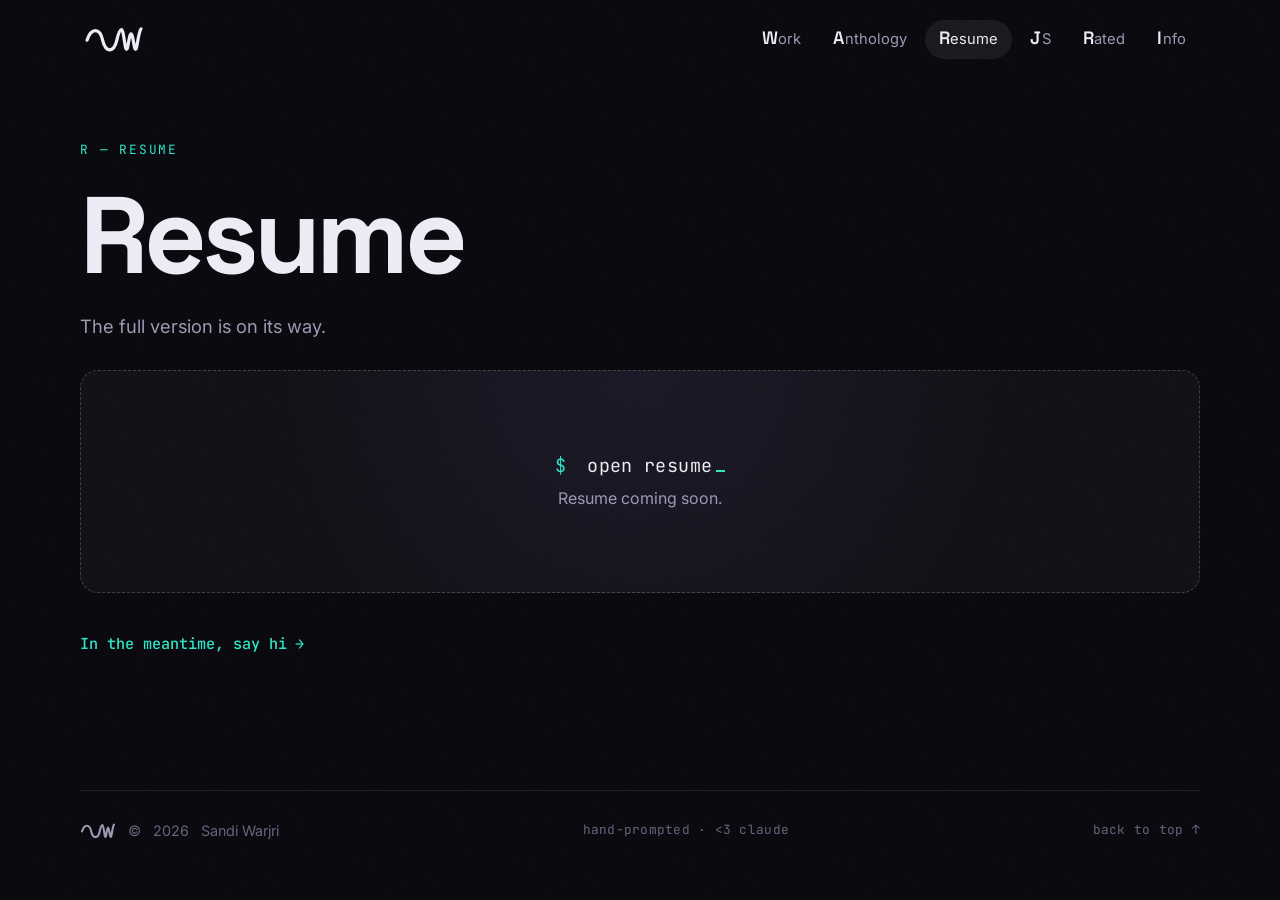
<file: resume.html>
<!doctype html>
<html lang="en">
<head>
  <meta charset="utf-8" />
  <meta name="viewport" content="width=device-width, initial-scale=1" />
  <title>Resume — Sandi Warjri</title>
  <meta name="description" content="Sandi Warjri's resume." />
  <meta name="theme-color" content="#07070c" />
  <link rel="icon" href="favicon.svg" type="image/svg+xml" />
  <link rel="preconnect" href="https://fonts.googleapis.com" />
  <link rel="preconnect" href="https://fonts.gstatic.com" crossorigin />
  <link href="https://fonts.googleapis.com/css2?family=Inter:wght@400;500;600&family=JetBrains+Mono:wght@400;500&family=Space+Grotesk:wght@500;600;700&display=swap" rel="stylesheet" />
  <link rel="stylesheet" href="styles.css" />
  <script src="data.js" defer></script>
  <script src="common.js" defer></script>
</head>
<body>
  <a class="skip" href="#resume">Skip to resume</a>
  <div class="progress" aria-hidden="true"></div>
  <div class="cursor-ring" aria-hidden="true"></div>
  <div class="grain" aria-hidden="true"></div>

  <header class="nav">
    <a class="logo magnetic" href="/" aria-label="Sandi Warjri, home"><svg class="logo-mark" viewBox="8 30 84 38" fill="none" stroke="currentColor" stroke-width="4.5" stroke-linecap="round" stroke-linejoin="round" aria-hidden="true" focusable="false"><path d="M12 50 C18 32 30 32 34 50 C38 68 50 68 54 50 C56 41 58 35 60.5 35 C63 35 64.5 52 66.3 60.5 C67 63.8 68.4 63.8 69.1 60.5 C70.6 53 72 41 74 41 C76 41 77.4 53 78.9 60.5 C79.6 63.8 81 63.8 81.7 60.5 C83.3 53 85 38 88 34"/></svg></a>
    <nav class="nav-links" aria-label="Main">
      <a href="/#projects" aria-label="Work"><span class="ini">W</span><span class="rest">ork</span></a>
      <a href="/#anthology" aria-label="Anthology: experience"><span class="ini">A</span><span class="rest">nthology</span></a>
      <a href="/resume" aria-label="Resume" aria-current="page"><span class="ini">R</span><span class="rest">esume</span></a>
      <a href="/design" aria-label="JS: components and fonts"><span class="ini">J</span><span class="rest">S</span></a>
      <a href="/albums" aria-label="Rated"><span class="ini">R</span><span class="rest">ated</span></a>
      <a href="/#info" aria-label="Info"><span class="ini">I</span><span class="rest">nfo</span></a>
    </nav>
  </header>

  <main id="top" class="page-main">
    <section id="resume" class="page-head container">
      <p class="kicker mono intro" style="--d:0ms">R — Resume</p>
      <h1 class="hero-name page-title" data-split>Resume</h1>
      <p class="lede intro" style="--d:550ms">The full version is on its way.</p>

      <!-- ===========================================================
           RESUME PLACEHOLDER
           Replace the <div class="empty resume-placeholder"> below with
           your resume. Keep your phone number off the public site.

           For example:
             <h2>Education</h2>
             <p>...</p>
             <h2>Skills</h2>
             <p>...</p>

           Or link a PDF that you put in this folder:
             <a class="btn btn-primary" href="resume.pdf">Download PDF</a>
           =========================================================== -->
      <div class="empty resume-placeholder intro" style="--d:700ms">
        <p class="mono empty-line"><span class="prompt">$</span> open resume<span class="caret"></span></p>
        <p class="empty-note">Resume coming soon.</p>
      </div>

      <p class="intro" style="--d:850ms"><a class="text-link" href="/#info">In the meantime, say hi <span class="arrow" aria-hidden="true">→</span></a></p>
    </section>
  </main>

  <footer class="footer container">
    <span class="footer-brand"><svg class="footer-mark" viewBox="8 30 84 38" fill="none" stroke="currentColor" stroke-width="5" stroke-linecap="round" stroke-linejoin="round" aria-hidden="true" focusable="false"><path d="M12 50 C18 32 30 32 34 50 C38 68 50 68 54 50 C56 41 58 35 60.5 35 C63 35 64.5 52 66.3 60.5 C67 63.8 68.4 63.8 69.1 60.5 C70.6 53 72 41 74 41 C76 41 77.4 53 78.9 60.5 C79.6 63.8 81 63.8 81.7 60.5 C83.3 53 85 38 88 34"/></svg>© <span data-year></span> <span data-name-plain></span></span>
    <span class="mono">hand-prompted · &lt;3 claude</span>
    <a href="#top" class="mono">back to top ↑</a>
  </footer>

  <div class="toast" role="status" aria-live="polite"></div>
</body>
</html>
</file>
<file: styles.css>
/* ============ Theme ============ */
:root {
  --bg: #07070c;
  --bg-2: #0d0d16;
  --surface: rgba(255, 255, 255, 0.035);
  --surface-2: rgba(255, 255, 255, 0.065);
  --border: rgba(255, 255, 255, 0.09);
  --border-hi: rgba(255, 255, 255, 0.2);
  --text: #eeedf7;
  --muted: #9b9ab4;
  --dim: #64637d;
  --accent: #8b6cff;
  --accent-2: #2ee6c9;
  --accent-3: #ff5d8f;
  --radius: 18px;
  --font-display: "Space Grotesk", system-ui, sans-serif;
  --font-body: "Inter", system-ui, sans-serif;
  --font-mono: "JetBrains Mono", ui-monospace, monospace;
  --ease-out: cubic-bezier(0.16, 1, 0.3, 1);
  color-scheme: dark;
}

*, *::before, *::after { box-sizing: border-box; }
html { scroll-behavior: smooth; -webkit-text-size-adjust: 100%; }
body {
  margin: 0;
  background: var(--bg);
  color: var(--text);
  font: 400 16px/1.6 var(--font-body);
  overflow-x: hidden;
  -webkit-font-smoothing: antialiased;
}
img { max-width: 100%; display: block; }
a { color: inherit; text-decoration: none; }
button { font: inherit; color: inherit; background: none; border: 0; cursor: pointer; }
::selection { background: var(--accent); color: #fff; }
:focus-visible { outline: 2px solid var(--accent-2); outline-offset: 3px; border-radius: 8px; }

.container { width: min(1120px, 100% - 32px); margin-inline: auto; }
.mono { font-family: var(--font-mono); font-size: 0.8rem; letter-spacing: 0.02em; }
.sr-only {
  position: absolute; width: 1px; height: 1px; overflow: hidden;
  clip-path: inset(50%); white-space: nowrap;
}
.skip {
  position: fixed; left: 16px; top: -60px; z-index: 100;
  background: var(--accent); color: #fff; padding: 8px 14px; border-radius: 8px;
  transition: top 0.2s;
}
.skip:focus { top: 16px; }

/* ============ Global effects ============ */
.progress {
  position: fixed; inset: 0 0 auto 0; height: 2px; z-index: 60;
  background: linear-gradient(90deg, var(--accent), var(--accent-2), var(--accent-3));
  transform-origin: 0 50%;
  transform: scaleX(var(--p, 0));
}

.grain {
  position: fixed; inset: -100%; z-index: 55; pointer-events: none; opacity: 0.045;
  background-image: url("data:image/svg+xml,%3Csvg xmlns='http://www.w3.org/2000/svg' width='160' height='160'%3E%3Cfilter id='n'%3E%3CfeTurbulence type='fractalNoise' baseFrequency='.85' numOctaves='3' stitchTiles='stitch'/%3E%3C/filter%3E%3Crect width='100%25' height='100%25' filter='url(%23n)'/%3E%3C/svg%3E");
  animation: grain 7s steps(8) infinite;
}
@keyframes grain {
  0%, 100% { transform: translate(0, 0); }
  25% { transform: translate(-6%, 4%); }
  50% { transform: translate(5%, -7%); }
  75% { transform: translate(-3%, -5%); }
}

.cursor-ring { display: none; }
@media (hover: hover) and (pointer: fine) {
  .cursor-ring {
    display: block;
    position: fixed; left: 0; top: 0; z-index: 70;
    width: 34px; height: 34px; margin: -17px 0 0 -17px;
    border: 1px solid rgba(255, 255, 255, 0.55);
    border-radius: 50%;
    pointer-events: none;
    mix-blend-mode: difference;
    opacity: 0;
    transition: opacity 0.3s, background-color 0.25s, border-color 0.25s;
  }
  .cursor-ring.on { opacity: 1; }
  .cursor-ring.link { background: rgba(255, 255, 255, 0.9); border-color: transparent; }
}

/* ============ Nav ============ */
.nav {
  position: fixed; inset: 0 0 auto 0; z-index: 50;
  display: flex; align-items: center; justify-content: space-between;
  padding: 18px max(16px, calc((100% - 1120px) / 2));
  border-bottom: 1px solid transparent;
  transition: background-color 0.3s, padding 0.3s, border-color 0.3s;
}
.nav.scrolled {
  background: rgba(7, 7, 12, 0.6);
  -webkit-backdrop-filter: blur(14px) saturate(140%);
  backdrop-filter: blur(14px) saturate(140%);
  border-color: var(--border);
  padding-block: 12px;
}
.logo {
  display: block; padding: 8px 4px; color: var(--text);
  transition: transform 0.3s var(--ease-out), color 0.3s;
}
.logo:hover { color: var(--accent); }
.logo-mark { display: block; width: 60px; height: 27px; }
.nav-links { display: flex; gap: 4px; }
.nav-links a {
  padding: 8px 14px; border-radius: 999px; color: var(--muted); font-size: 0.92rem;
  transition: color 0.2s, background-color 0.2s;
}
.nav-links a:hover, .nav-links a.active, .nav-links a[aria-current="page"] { color: var(--text); background: var(--surface-2); }
/* first letters spell W·A·R·J·R·I */
.nav-links .ini {
  font: 600 1.22em / 1 var(--font-display); color: var(--text);
  letter-spacing: -0.01em; margin-right: 0.04em;
}

/* inner pages (resume, JS, rankings) share this title style */
.page-head { padding: 140px 0 40px; }
.page-main { min-height: calc(100vh - 110px); }
.resume-placeholder { margin: 28px 0 8px; }
.hero-name.page-title { font-size: clamp(3rem, 8.5vw, 6.8rem); margin: 24px 0 18px; }
.lede { max-width: 44ch; color: var(--muted); font-size: clamp(1rem, 1.6vw, 1.15rem); margin: 0 0 20px; }

/* ============ Hero ============ */
.hero {
  position: relative; isolation: isolate; overflow: hidden;
  min-height: 100vh; min-height: 100svh;
  display: grid; align-items: center;
  padding: 120px 0 100px;
}
.hero::after {
  content: ""; position: absolute; inset: auto 0 0 0; height: 30%; z-index: -1;
  background: linear-gradient(transparent, var(--bg));
  pointer-events: none;
}
.hero-canvas { position: absolute; inset: 0; width: 100%; height: 100%; z-index: -1; }
.aurora { position: absolute; inset: 0; z-index: -2; opacity: 0.5; }
.aurora span {
  position: absolute; width: 50vmax; height: 50vmax; border-radius: 50%;
  animation: drift 22s ease-in-out infinite alternate;
}
.aurora span:nth-child(1) { background: radial-gradient(circle, var(--accent), transparent 62%); top: -20%; left: -15%; }
.aurora span:nth-child(2) {
  background: radial-gradient(circle, var(--accent-2), transparent 62%); bottom: -30%; right: -15%;
  animation-duration: 27s; animation-delay: -7s; opacity: 0.7;
}
.aurora span:nth-child(3) {
  background: radial-gradient(circle, var(--accent-3), transparent 62%); top: 25%; left: 45%;
  width: 32vmax; height: 32vmax; opacity: 0.45; animation-duration: 31s; animation-delay: -13s;
}
@keyframes drift {
  0% { transform: translate(0, 0) scale(1); }
  50% { transform: translate(8vw, 6vh) scale(1.15); }
  100% { transform: translate(-6vw, -4vh) scale(0.9); }
}

.hero-inner { will-change: transform, opacity; }

.intro { opacity: 0; animation: fade-up 1s var(--ease-out) forwards; animation-delay: var(--d, 0ms); }
@keyframes fade-up {
  from { opacity: 0; transform: translateY(24px); }
  to { opacity: 1; transform: none; }
}

.eyebrow {
  display: inline-flex; align-items: center; gap: 10px; margin: 0;
  padding: 6px 14px 6px 10px; border: 1px solid var(--border); border-radius: 999px;
  background: var(--surface); color: var(--muted);
  -webkit-backdrop-filter: blur(6px); backdrop-filter: blur(6px);
}
.pulse {
  width: 8px; height: 8px; border-radius: 50%; background: var(--accent-2);
  animation: pulse 2s infinite;
}
@keyframes pulse {
  0% { box-shadow: 0 0 0 0 rgba(46, 230, 201, 0.6); }
  70%, 100% { box-shadow: 0 0 0 10px rgba(46, 230, 201, 0); }
}

.hero-name {
  font: 700 clamp(3rem, 11vw, 8.5rem) / 0.95 var(--font-display);
  letter-spacing: -0.045em;
  margin: 26px 0 20px;
}
.hero-name .word { display: inline-block; white-space: nowrap; }
.hero-name .char { display: inline-block; overflow: hidden; vertical-align: top; padding-bottom: 0.06em; }
.hero-name .char > span {
  display: inline-block;
  transform: translateY(110%);
  animation: rise 1s var(--ease-out) forwards;
  animation-delay: calc(var(--i) * 45ms + var(--base, 150ms));
  transition: translate 0.4s var(--ease-out), color 0.3s;
}
@keyframes rise { to { transform: translateY(0); } }
/* once the intro finishes, letters can pop out of their masks on hover */
.hero-name.ready .char { overflow: visible; }
.hero-name.ready .char > span:hover { translate: 0 -0.12em; color: var(--accent-2); transition-duration: 0.15s; }

.caret {
  display: inline-block; width: 0.5em; height: 0.09em; margin-left: 4px;
  background: var(--accent-2); animation: blink 1s steps(1) infinite;
}
@keyframes blink { 50% { opacity: 0; } }

.hero-tagline { max-width: 52ch; color: var(--muted); font-size: clamp(1rem, 1.5vw, 1.12rem); margin: 22px 0 36px; }
.hero-cta { display: flex; flex-wrap: wrap; gap: 12px; margin-top: 36px; }

.scroll-cue {
  position: absolute; bottom: 30px; left: 50%; margin-left: -12px;
  width: 24px; height: 38px; border: 1.5px solid var(--dim); border-radius: 14px;
  transition: border-color 0.3s;
}
.scroll-cue:hover { border-color: var(--text); }
.scroll-cue span {
  position: absolute; left: 50%; top: 8px; width: 3px; height: 7px; margin-left: -1.5px;
  border-radius: 2px; background: var(--text); animation: wheel 1.8s infinite;
}
@keyframes wheel {
  0% { opacity: 0; transform: translateY(0); }
  30% { opacity: 1; }
  100% { opacity: 0; transform: translateY(13px); }
}

/* ============ Buttons ============ */
.btn {
  position: relative; overflow: hidden;
  display: inline-flex; align-items: center; gap: 10px;
  padding: 14px 24px; border-radius: 999px;
  font-weight: 600; font-size: 0.95rem;
  transition: transform 0.35s var(--ease-out), box-shadow 0.3s, border-color 0.3s, background-color 0.3s;
}
.btn-sm { padding: 10px 18px; font-size: 0.85rem; }
.btn-primary { background: linear-gradient(135deg, var(--accent), #5b3df5); color: #fff; }
.btn-primary:hover { box-shadow: 0 12px 40px -10px var(--accent); }
.btn-primary::after {
  content: ""; position: absolute; inset: 0;
  background: linear-gradient(115deg, transparent 30%, rgba(255, 255, 255, 0.45) 50%, transparent 70%);
  transform: translateX(-110%);
  transition: transform 0.8s var(--ease-out);
}
.btn-primary:hover::after { transform: translateX(110%); }
.btn .arrow { transition: transform 0.3s var(--ease-out); }
.btn:hover .arrow { transform: translateX(4px); }
.btn-ghost {
  border: 1px solid var(--border); background: var(--surface);
  -webkit-backdrop-filter: blur(6px); backdrop-filter: blur(6px);
}
.btn-ghost:hover { border-color: var(--border-hi); background: var(--surface-2); }

/* ============ Marquee ============ */
.marquee {
  overflow: hidden; padding: 20px 0;
  border-block: 1px solid var(--border); background: var(--bg-2);
  -webkit-mask-image: linear-gradient(90deg, transparent, #000 12%, #000 88%, transparent);
  mask-image: linear-gradient(90deg, transparent, #000 12%, #000 88%, transparent);
}
.marquee-track { display: flex; width: max-content; animation: marquee 45s linear infinite; }
.marquee:hover .marquee-track { animation-play-state: paused; }
.marquee-track span {
  display: inline-flex; align-items: center; gap: 30px; padding-right: 30px;
  font: 500 1.4rem var(--font-display); color: var(--muted); white-space: nowrap;
  transition: color 0.2s;
}
.marquee-track span:hover { color: var(--text); }
.marquee-track span::after { content: "✦"; color: var(--accent); font-size: 0.85rem; }
@keyframes marquee { to { transform: translateX(-50%); } }

/* ============ Sections ============ */
.section { padding: clamp(84px, 12vw, 140px) 0; scroll-margin-top: 20px; }
.section-head { display: flex; flex-direction: column; gap: 10px; margin-bottom: 36px; }
.kicker { color: var(--accent-2); text-transform: uppercase; letter-spacing: 0.14em; margin: 0; }
h2 {
  font: 700 clamp(2.3rem, 6vw, 4rem) / 1.02 var(--font-display);
  letter-spacing: -0.035em; margin: 0;
}

/* scroll reveal — uses `translate` so it doesn't fight `transform` (card tilt, magnetic) */
.reveal {
  opacity: 0; translate: 0 32px;
  transition: opacity 0.9s var(--ease-out), translate 0.9s var(--ease-out);
  transition-delay: var(--d, 0ms);
}
.reveal.in { opacity: 1; translate: 0 0; }

/* ============ Filters ============ */
.filters { display: flex; flex-wrap: wrap; gap: 8px; margin-bottom: 32px; }
.chip {
  padding: 8px 16px; border-radius: 999px;
  border: 1px solid var(--border); background: var(--surface); color: var(--muted);
  font: 500 0.82rem var(--font-mono);
  transition: color 0.25s, background-color 0.25s, border-color 0.25s, transform 0.25s var(--ease-out);
}
.chip:hover { color: var(--text); border-color: var(--border-hi); }
.chip:active { transform: scale(0.95); }
.chip[aria-pressed="true"] { background: var(--text); color: var(--bg); border-color: var(--text); }
.chip .count { opacity: 0.5; margin-left: 6px; }

/* ============ Project cards ============ */
.grid {
  display: grid; gap: 20px;
  grid-template-columns: repeat(auto-fill, minmax(min(100%, 320px), 1fr));
}
.card {
  --rx: 0deg; --ry: 0deg; --mx: 50%; --my: 50%;
  position: relative; display: flex; flex-direction: column; overflow: hidden;
  border-radius: var(--radius); border: 1px solid var(--border); background: var(--bg-2);
  transform: perspective(900px) rotateX(var(--rx)) rotateY(var(--ry));
  transition:
    transform 0.35s var(--ease-out),
    opacity 0.9s var(--ease-out) var(--d, 0ms),
    translate 0.9s var(--ease-out) var(--d, 0ms),
    border-color 0.3s, box-shadow 0.3s;
}
.card[hidden] { display: none; }
.card:hover {
  border-color: var(--border-hi);
  box-shadow: 0 30px 60px -30px rgba(0, 0, 0, 0.9), 0 0 50px -20px hsl(var(--h) 90% 60% / 0.35);
}
/* spotlight that follows the cursor */
.card::before {
  content: ""; position: absolute; inset: 0; z-index: 2; pointer-events: none;
  background: radial-gradient(420px circle at var(--mx) var(--my), rgba(255, 255, 255, 0.08), transparent 45%);
  opacity: 0; transition: opacity 0.3s;
}
/* glowing border that follows the cursor */
.card::after {
  content: ""; position: absolute; inset: 0; z-index: 3; pointer-events: none;
  border-radius: inherit; padding: 1px;
  background: radial-gradient(260px circle at var(--mx) var(--my), hsl(var(--h) 95% 68%), transparent 60%);
  -webkit-mask: linear-gradient(#000 0 0) content-box, linear-gradient(#000 0 0);
  -webkit-mask-composite: xor;
  mask-composite: exclude;
  opacity: 0; transition: opacity 0.3s;
}
.card:hover::before, .card:hover::after { opacity: 1; }

.card-media { position: relative; aspect-ratio: 16 / 9; overflow: hidden; background: hsl(var(--h) 50% 10%); }
.card-media img, .art { transition: transform 0.9s var(--ease-out); }
.card-media img { width: 100%; height: 100%; object-fit: cover; }
.card:hover .card-media img, .card:hover .art { transform: scale(1.07); }
.art {
  position: absolute; inset: -10%;
  background:
    radial-gradient(circle at 25% 30%, hsl(var(--h) 90% 62% / 0.6), transparent 42%),
    radial-gradient(circle at 78% 72%, hsl(calc(var(--h) + 60) 90% 60% / 0.5), transparent 48%),
    conic-gradient(from calc(var(--h) * 1deg), hsl(var(--h) 60% 14%), hsl(calc(var(--h) + 40) 65% 20%), hsl(var(--h) 60% 14%));
}
.art::before {
  /* slowly orbiting highlight */
  content: ""; position: absolute; width: 60%; aspect-ratio: 1; left: 20%; top: 20%; border-radius: 50%;
  background: radial-gradient(circle, hsl(calc(var(--h) + 120) 95% 70% / 0.45), transparent 65%);
  animation: orbit 14s linear infinite;
  animation-delay: calc(var(--h) * -0.04s);
}
@keyframes orbit {
  from { transform: rotate(0deg) translateX(22%) rotate(0deg); }
  to { transform: rotate(360deg) translateX(22%) rotate(-360deg); }
}
.art::after {
  content: ""; position: absolute; inset: 0;
  background-image:
    linear-gradient(rgba(255, 255, 255, 0.07) 1px, transparent 1px),
    linear-gradient(90deg, rgba(255, 255, 255, 0.07) 1px, transparent 1px);
  background-size: 26px 26px;
  -webkit-mask-image: radial-gradient(circle, #000, transparent 72%);
  mask-image: radial-gradient(circle, #000, transparent 72%);
}
.art-letter {
  position: absolute; inset: 0; display: grid; place-items: center;
  font: 700 clamp(4rem, 9vw, 5.5rem) / 1 var(--font-display); letter-spacing: -0.06em;
  color: rgba(255, 255, 255, 0.92); mix-blend-mode: overlay;
  transition: transform 0.9s var(--ease-out);
}
.card:hover .art-letter { transform: scale(1.15) rotate(-4deg); }

.card-body { display: flex; flex-direction: column; gap: 12px; flex: 1; padding: 22px; }
.card-meta { display: flex; justify-content: space-between; color: var(--dim); }
.badge { color: var(--accent-2); }
.card h3 { font: 600 1.35rem / 1.2 var(--font-display); letter-spacing: -0.015em; margin: 0; }
.card p { margin: 0; color: var(--muted); font-size: 0.95rem; }
.tags { list-style: none; display: flex; flex-wrap: wrap; gap: 6px; padding: 0; margin: 2px 0 0; }
.tags li {
  padding: 4px 10px; border-radius: 999px; background: var(--surface-2);
  font: 500 0.72rem var(--font-mono); color: #cfcde3;
}
.card-links { display: flex; gap: 18px; margin-top: auto; padding-top: 8px; position: relative; z-index: 4; }
.card-links a {
  display: inline-flex; align-items: center; gap: 6px;
  font: 500 0.85rem var(--font-mono);
  background: linear-gradient(currentColor, currentColor) 0 100% / 0 1px no-repeat;
  transition: background-size 0.35s var(--ease-out), color 0.2s;
}
.card-links a:hover { background-size: 100% 1px; color: hsl(var(--h) 95% 75%); }
.card-links .arrow { transition: transform 0.3s var(--ease-out); }
.card-links a:hover .arrow { transform: translate(3px, -3px); }

/* shown while there are no projects yet */
.empty {
  display: grid; place-items: center; gap: 6px; text-align: center;
  padding: clamp(48px, 8vw, 80px) 24px;
  border: 1px dashed var(--border-hi); border-radius: var(--radius);
  background:
    radial-gradient(600px circle at 50% 0%, rgba(139, 108, 255, 0.08), transparent 60%),
    var(--surface);
}
.empty-line { font-size: clamp(0.95rem, 2vw, 1.15rem); color: var(--text); margin: 0; }
.empty-line .prompt { color: var(--accent-2); margin-right: 10px; }
.empty-line .caret { height: 0.12em; }
.empty-note { color: var(--muted); margin: 0; }

@keyframes pop-in {
  from { opacity: 0; transform: perspective(900px) scale(0.92) translateY(16px); }
}
.card.pop { animation: pop-in 0.5s var(--ease-out); }

::view-transition-group(*) { animation-duration: 0.5s; animation-timing-function: cubic-bezier(0.16, 1, 0.3, 1); }

/* ============ About ============ */
.about-grid { display: grid; grid-template-columns: 1.3fr 1fr; gap: 56px; align-items: start; }
.about-text p { font-size: clamp(1.02rem, 1.5vw, 1.18rem); color: var(--muted); margin: 0 0 1.1em; }
.about-text p:first-child {
  font: 500 clamp(1.3rem, 2.3vw, 1.7rem) / 1.4 var(--font-display);
  color: var(--text); letter-spacing: -0.01em;
}
/* no About paragraphs: stats and the "right now" list spread across the full width */
.about-grid.no-text { grid-template-columns: 1fr; }
.no-text .stats { grid-template-columns: repeat(auto-fit, minmax(200px, 1fr)); }
.no-text .now ul { grid-template-columns: repeat(auto-fit, minmax(260px, 1fr)); }

.text-link {
  display: inline-flex; align-items: center; gap: 8px; margin-top: 24px;
  font: 500 0.95rem var(--font-mono); color: var(--accent-2);
  background: linear-gradient(currentColor, currentColor) 0 100% / 0 1px no-repeat;
  transition: background-size 0.4s var(--ease-out);
}
.text-link:hover { background-size: 100% 1px; }
.text-link .arrow { transition: transform 0.3s var(--ease-out); }
.text-link:hover .arrow { transform: translateX(4px); }

.stats { display: grid; grid-template-columns: repeat(2, 1fr); gap: 12px; }
.stat {
  padding: 20px; border: 1px solid var(--border); border-radius: 16px; background: var(--surface);
  transition: border-color 0.3s, transform 0.35s var(--ease-out);
}
.stat:hover { border-color: var(--border-hi); transform: translateY(-3px); }
.stat-value {
  font: 700 2.4rem / 1 var(--font-display); letter-spacing: -0.03em;
  background: linear-gradient(135deg, var(--text) 30%, var(--accent));
  -webkit-background-clip: text; background-clip: text; color: transparent;
  font-variant-numeric: tabular-nums;
}
.stat-label { color: var(--muted); font-size: 0.85rem; margin-top: 8px; }
.now { margin-top: 12px; padding: 20px; border: 1px solid var(--border); border-radius: 16px; background: var(--surface); }
.now-title { color: var(--dim); margin: 0; }
.now ul { list-style: none; padding: 0; margin: 12px 0 0; display: grid; gap: 10px; }
.now li { display: flex; gap: 10px; color: var(--muted); }
.now li::before { content: "→"; color: var(--accent-2); }

/* ============ Contact ============ */
.contact { text-align: center; }
.contact .kicker { display: block; }
.contact-title { font-size: clamp(2.8rem, 10vw, 7rem); line-height: 0.95; margin: 18px 0 44px; }
.gradient-text {
  background: linear-gradient(90deg, var(--accent), var(--accent-2), var(--accent-3), var(--accent)) 0 0 / 200% 100%;
  -webkit-background-clip: text; background-clip: text; color: transparent;
  animation: sheen 6s linear infinite;
}
@keyframes sheen { to { background-position: -200% 0; } }
.contact-card {
  display: inline-flex; align-items: center; gap: 8px; flex-wrap: wrap; justify-content: center;
  padding: 8px 8px 8px 24px; border: 1px solid var(--border); border-radius: 999px; background: var(--surface);
}
.email-link { font: 500 clamp(1rem, 2.4vw, 1.3rem) var(--font-mono); word-break: break-all; transition: color 0.2s; }
.email-link:hover { color: var(--accent-2); }
.socials { display: flex; flex-wrap: wrap; justify-content: center; gap: 10px; margin-top: 28px; }
.socials a {
  display: inline-flex; gap: 8px; padding: 10px 18px; border-radius: 999px;
  border: 1px solid var(--border); color: var(--muted); font-size: 0.92rem;
  transition: color 0.2s, border-color 0.2s, transform 0.3s var(--ease-out);
}
.socials a:hover { color: var(--text); border-color: var(--border-hi); transform: translateY(-3px); }

/* ============ Footer & toast ============ */
.footer {
  display: flex; flex-wrap: wrap; gap: 12px 24px; justify-content: space-between; align-items: center;
  padding: 28px 0 40px; border-top: 1px solid var(--border); color: var(--dim); font-size: 0.9rem;
}
.footer a:hover { color: var(--text); }
.footer-brand { display: inline-flex; align-items: center; gap: 12px; }
.footer-mark { display: block; width: 36px; height: 16px; color: var(--muted); }
.confetti { position: fixed; inset: 0; width: 100%; height: 100%; z-index: 90; pointer-events: none; }
.toast {
  position: fixed; bottom: 24px; left: 50%; z-index: 80; pointer-events: none;
  translate: -50% 20px; opacity: 0;
  padding: 10px 18px; border-radius: 999px; background: var(--text); color: var(--bg);
  font: 500 0.88rem var(--font-mono);
  transition: opacity 0.3s, translate 0.45s var(--ease-out);
}
.toast.show { opacity: 1; translate: -50% 0; }

/* ============ Responsive ============ */
@media (max-width: 860px) {
  .about-grid { grid-template-columns: 1fr; gap: 36px; }
}
@media (max-width: 520px) {
  .no-text .stats { grid-template-columns: repeat(2, 1fr); }
  .no-text .stat:last-child:nth-child(odd) { grid-column: 1 / -1; }
  .logo-mark { width: 50px; height: 22.5px; }
  .page-head { padding-top: 116px; }
  .hero { padding-top: 110px; }
  .stats { gap: 10px; }
  .stat { padding: 16px; }
  .stat-value { font-size: 2rem; }
  .contact-card { padding: 16px; border-radius: 20px; }
  .footer { justify-content: center; text-align: center; }
}

/* phones: the nav shrinks to just the initials, W A R J R I */
@media (max-width: 720px) {
  .nav-links { gap: 0; }
  .nav-links a { padding: 8px 10px; }
  .nav-links .rest { display: none; }
  .nav-links .ini { font-size: 1.15rem; margin: 0; }
}
@media (max-width: 360px) {
  .nav-links a { padding: 8px 7px; }
}

/* ============ Reduced motion ============ */
@media (prefers-reduced-motion: reduce) {
  *, *::before, *::after {
    animation-duration: 0.001ms !important;
    animation-iteration-count: 1 !important;
    transition-duration: 0.001ms !important;
    animation-delay: 0ms !important;
  }
  html { scroll-behavior: auto; }
  .grain { display: none; }
  .reveal { opacity: 1; translate: none; }
}

/* ============ Home: section lede ============ */
.section-lede { max-width: 48ch; color: var(--muted); margin: 6px 0 0; font-size: clamp(1rem, 1.5vw, 1.1rem); }

/* ============ Home: projects as a tracklist ============ */
.track-head, .track {
  display: grid; align-items: center; gap: 20px;
  grid-template-columns: 48px minmax(0, 1fr) 140px 64px 130px;
}
.track-head {
  padding: 0 16px 12px; border-bottom: 1px solid var(--border);
  color: var(--dim); font-size: 0.7rem; text-transform: uppercase; letter-spacing: 0.14em;
}
.tracklist { list-style: none; margin: 0; padding: 0; }
.track {
  position: relative; padding: 22px 16px; border-bottom: 1px solid var(--border);
  transition: opacity 0.9s var(--ease-out) var(--d, 0ms), translate 0.9s var(--ease-out) var(--d, 0ms), background-color 0.25s;
}
.track[hidden] { display: none; }
.track:hover { background: var(--surface-2); }
.track-no { position: relative; color: var(--dim); font-size: 0.9rem; font-variant-numeric: tabular-nums; }
.track-no .play { position: absolute; left: 0; opacity: 0; color: var(--accent-2); transition: opacity 0.2s; }
.track:hover .track-no .n { opacity: 0; }
.track:hover .track-no .play { opacity: 1; }
.track h3 { font: 600 clamp(1.15rem, 2vw, 1.4rem) / 1.25 var(--font-display); letter-spacing: -0.015em; margin: 0; }
.track .badge { font-size: 0.7rem; margin-left: 8px; vertical-align: middle; }
.track p { margin: 4px 0 0; color: var(--muted); font-size: 0.92rem; }
.track .track-feat { color: var(--dim); font-size: 0.75rem; }
.track-genre, .track-year { color: var(--muted); }
.track-links { display: flex; justify-content: flex-end; gap: 14px; position: relative; z-index: 1; }
.track-links a { font: 500 0.8rem var(--font-mono); color: var(--muted); transition: color 0.2s; }
.track-links a:hover { color: var(--accent-2); }
.track-empty h3 { color: var(--muted); }
.track-empty .caret { height: 0.1em; }

/* ============ Home: experience piano ============ */
.piano-stage { position: relative; max-width: 780px; margin: 12px auto 0; }
.exp-area { position: relative; min-height: 250px; }
.exp-card {
  --h: 255;
  position: absolute; bottom: 22px; left: 50%; translate: -50% 0;
  width: min(330px, 100%); padding: 20px 22px; border-radius: 16px;
  border: 1px solid var(--border-hi);
  background: linear-gradient(160deg, #15141f, #0e0d16);
  box-shadow: 0 24px 60px -24px rgba(0, 0, 0, 0.9), 0 0 50px -20px hsl(var(--h) 90% 60% / 0.7);
}
.exp-card::after {
  /* little arrow pointing down at the key that was played */
  content: ""; position: absolute; bottom: -7px; left: calc(50% + var(--nudge, 0px));
  width: 12px; height: 12px; translate: -50% 0; rotate: 45deg;
  background: #0e0d16; border-right: 1px solid var(--border-hi); border-bottom: 1px solid var(--border-hi);
}
.exp-card.pop { animation: exp-pop 0.55s var(--ease-out); }
@keyframes exp-pop { from { opacity: 0; transform: translateY(46px) scale(0.85) rotate(-2deg); } }
.exp-hint { text-align: center; box-shadow: none; border-style: dashed; background: var(--surface); }
.exp-hint::after { display: none; }
.exp-hint p { margin: 0; color: var(--muted); }
.exp-hint kbd, .key kbd {
  display: inline-block; padding: 1px 6px; border-radius: 4px;
  border: 1px solid currentColor; font: 500 0.7rem var(--font-mono); opacity: 0.7;
}
.exp-meta { display: flex; justify-content: space-between; margin: 0 0 10px; color: var(--dim); }
.exp-noteName { color: hsl(var(--h) 90% 72%); }
.exp-card h3 { font: 600 1.35rem / 1.2 var(--font-display); letter-spacing: -0.015em; margin: 0; }
.exp-org { margin: 3px 0 0; color: var(--accent-2); font-weight: 500; }
.exp-text { margin: 10px 0 0; color: var(--muted); font-size: 0.93rem; }
.exp-link { display: inline-block; margin-top: 12px; color: var(--text); border-bottom: 1px solid var(--border-hi); }
.exp-link:hover { color: var(--accent-2); border-color: currentColor; }

.piano {
  position: relative; padding: 18px 14px 0;
  border-radius: 20px 20px 12px 12px; border: 1px solid var(--border);
  background: linear-gradient(#1b1a27, #0b0a12);
  box-shadow: 0 40px 80px -40px rgba(0, 0, 0, 0.95), inset 0 1px 0 rgba(255, 255, 255, 0.07);
}
.piano::before {
  /* the red felt strip above the keys */
  content: ""; position: absolute; left: 14px; right: 14px; top: 11px; height: 4px; border-radius: 2px;
  background: var(--accent-3); opacity: 0.75;
}
.keys { position: relative; display: flex; height: clamp(190px, 30vw, 270px); }
.key { touch-action: manipulation; -webkit-tap-highlight-color: transparent; }
.key.white {
  position: relative; flex: 1; margin: 0 2px;
  display: flex; flex-direction: column; justify-content: flex-end; align-items: center; gap: 8px;
  padding-bottom: 20px; border-radius: 0 0 10px 10px;
  color: #23212e; background: linear-gradient(#f5f3ec, #e3dfd3);
  box-shadow: inset 0 -9px 0 #d0cbbd, 0 5px 0 #8c8778;
  transform-origin: top;
  transition: transform 0.08s, box-shadow 0.08s, background 0.25s;
}
.key.white:hover { background: linear-gradient(#fbfaf5, #ebe7dc); }
.key.white.down {
  transform: perspective(500px) rotateX(5deg);
  box-shadow: inset 0 -3px 0 #d0cbbd, 0 1px 0 #8c8778;
  background: linear-gradient(#f1eee6, hsl(var(--h) 70% 86%));
}
.key.black {
  position: absolute; z-index: 2; top: 0; height: 60%;
  width: calc(100% / var(--n) * 0.56); left: calc(100% / var(--n) * var(--pos)); translate: -50% 0;
  display: flex; align-items: flex-end; justify-content: center; padding-bottom: 12px;
  border-radius: 0 0 7px 7px; color: #c9c6d8;
  background: linear-gradient(#2c2a3a, #0a0a10);
  box-shadow: inset 0 -7px 0 #000, 0 4px 8px rgba(0, 0, 0, 0.6);
  transition: box-shadow 0.08s, background 0.25s;
}
.key.black:hover { background: linear-gradient(#383548, #121119); }
.key.black.down { box-shadow: inset 0 -2px 0 #000, 0 2px 4px rgba(0, 0, 0, 0.6); background: linear-gradient(#1d1c28, hsl(var(--h) 50% 28%)); }
.key-note { font: 500 0.75rem var(--font-mono); opacity: 0.5; }
.key-dot {
  width: 8px; height: 8px; border-radius: 50%;
  background: rgba(0, 0, 0, 0.12); transition: background 0.3s, box-shadow 0.3s;
}
.key.played .key-dot { background: hsl(var(--h) 85% 55%); box-shadow: 0 0 10px hsl(var(--h) 85% 55%); }
.key:focus-visible { outline-offset: -5px; }
.piano-foot { display: flex; justify-content: space-between; gap: 12px; margin: 14px 4px 0; color: var(--dim); }
.float-note {
  position: absolute; z-index: 3; pointer-events: none; translate: -50% -50%;
  font-size: 1.5rem; color: hsl(var(--h) 90% 70%); text-shadow: 0 0 12px hsl(var(--h) 90% 60%);
  animation: float-note 1.3s var(--ease-out) forwards;
}
@keyframes float-note { to { transform: translate(var(--dx), -130px) rotate(var(--rot)); opacity: 0; } }
@media (hover: none) { .key kbd, .kbd-hint { display: none; } }

/* ============ Home: liner notes (contact) ============ */
.liner-booklet {
  position: relative; display: grid; grid-template-columns: 1fr 1fr;
  max-width: 920px; margin: 8px auto 0; border-radius: 6px;
  color: #1f1d28; background: #efe9dc;
  box-shadow: 0 50px 100px -40px rgba(0, 0, 0, 0.95), 0 0 0 1px rgba(255, 255, 255, 0.06);
  rotate: -1deg;
  transition: rotate 0.6s var(--ease-out), opacity 0.9s var(--ease-out), translate 0.9s var(--ease-out);
}
.liner-booklet:hover { rotate: 0deg; }
.liner-booklet::before {
  /* the fold down the middle */
  content: ""; position: absolute; top: 0; bottom: 0; left: 50%; width: 44px; translate: -50% 0; pointer-events: none;
  background: linear-gradient(90deg, transparent, rgba(0, 0, 0, 0.08) 47%, rgba(255, 255, 255, 0.4) 53%, transparent);
}
.liner-booklet ::selection { background: #1f1d28; color: #efe9dc; }
.liner-page { padding: clamp(30px, 5vw, 54px) clamp(22px, 4vw, 48px); text-align: center; }
.liner-title { margin: 0 0 28px; color: #6f697c; font-weight: 600; letter-spacing: 0.32em; text-transform: uppercase; }
.credits { display: grid; gap: 18px; margin: 0; }
.credit dt, .liner-label {
  font: 500 0.66rem var(--font-mono); letter-spacing: 0.2em; text-transform: uppercase; color: #8a8395;
}
.credit dd { margin: 4px 0 0; font: 600 1.05rem / 1.35 var(--font-display); letter-spacing: -0.01em; }
.liner-contact { display: flex; flex-direction: column; justify-content: center; }
.liner-label { margin: 22px 0 6px; }
.liner-contact > div > .liner-label:first-child { margin-top: 0; }
.liner-email {
  display: inline-block; font: 600 clamp(1.05rem, 2.4vw, 1.35rem) var(--font-display); word-break: break-all;
  background: linear-gradient(currentColor, currentColor) 0 100% / 100% 2px no-repeat; padding-bottom: 2px;
  transition: color 0.2s;
}
.liner-email:hover { color: #5b3df5; }
.liner-copy {
  display: block; margin: 12px auto 0; padding: 6px 14px; border-radius: 999px;
  border: 1px solid rgba(0, 0, 0, 0.25); font: 500 0.75rem var(--font-mono); color: #1f1d28;
  transition: background-color 0.2s, color 0.2s;
}
.liner-copy:hover { background: #1f1d28; color: #efe9dc; }
.liner-socials { display: flex; flex-wrap: wrap; justify-content: center; gap: 18px; }
.liner-socials a { font: 500 0.9rem var(--font-mono); border-bottom: 1px solid rgba(0, 0, 0, 0.3); transition: color 0.2s, border-color 0.2s; }
.liner-socials a:hover { color: #5b3df5; border-color: currentColor; }
.liner-fine {
  grid-column: 1 / -1; margin: 0; padding: 14px 24px 18px; text-align: center;
  border-top: 1px dashed rgba(0, 0, 0, 0.2); color: #8a8395; font-size: 0.68rem;
}

@media (max-width: 720px) {
  .track-head { display: none; }
  .track { grid-template-columns: 34px minmax(0, 1fr) auto; gap: 6px 12px; align-items: start; padding: 18px 4px; }
  .track-genre { display: none; }
  .track-year { grid-column: 3; grid-row: 1; }
  .track-links { grid-column: 2 / -1; justify-content: flex-start; }
  .exp-area { min-height: 270px; }
  .liner-booklet { grid-template-columns: 1fr; rotate: 0deg; }
  .liner-booklet::before { display: none; }
  .liner-page + .liner-page { border-top: 1px dashed rgba(0, 0, 0, 0.18); }
}
</file>
<file: albums.css>
/* ============ Albums page (loads after styles.css) ============ */

/* ---------- Hero ---------- */
.ah { position: relative; isolation: isolate; overflow: hidden; padding: 140px 0 70px; }
.ah .aurora { opacity: 0.4; }
.ah::after {
  content: ""; position: absolute; inset: auto 0 0 0; height: 45%; z-index: -1; pointer-events: none;
  background: linear-gradient(transparent, var(--bg));
}
.ah-inner { display: grid; grid-template-columns: 1.15fr 1fr; gap: 48px; align-items: center; }
.ah-meta { color: var(--dim); margin: 0; }
.ah-meta strong { color: var(--accent-2); font-weight: 500; }
.ah-meta .dot { margin: 0 6px; }

/* ---------- Turntable ---------- */
.turntable {
  position: relative; display: block; justify-self: end;
  width: min(100%, 420px); aspect-ratio: 1.12;
  border-radius: 28px; border: 1px solid var(--border);
  background: linear-gradient(145deg, #1b1b28, #0c0c13);
  box-shadow: 0 40px 80px -30px rgba(0, 0, 0, 0.85), inset 0 1px 0 rgba(255, 255, 255, 0.06);
  cursor: pointer;
}
.turntable > span { position: absolute; display: block; }
.platter {
  left: 7%; top: 50%; width: 76%; aspect-ratio: 1; translate: 0 -50%;
  border-radius: 50%; background: #050507;
  box-shadow: 0 0 0 6px #23232f, 0 12px 30px rgba(0, 0, 0, 0.6);
}
/* static light reflection on top of the spinning record */
.platter::after {
  content: ""; position: absolute; inset: 3%; border-radius: 50%; pointer-events: none;
  background: conic-gradient(from 20deg, transparent 0 8%, rgba(255, 255, 255, 0.11) 13%, transparent 20% 52%, rgba(255, 255, 255, 0.08) 60%, transparent 68%);
}
.record, .disc {
  border-radius: 50%;
  background:
    radial-gradient(circle, transparent 30%, rgba(255, 255, 255, 0.025) 31%, transparent 32%),
    repeating-radial-gradient(circle, #0b0b10 0 1.4px, #191920 1.4px 2.8px);
}
.record {
  position: absolute; inset: 3%; display: block;
  animation: spin 1.8s linear infinite;          /* 33⅓ rpm */
}
.record-label, .disc-label {
  position: absolute; display: block; inset: 33%; border-radius: 50%;
  background: conic-gradient(from 0deg, var(--accent), var(--accent-2), var(--accent-3), var(--accent));
  background-size: cover; background-position: center;
  box-shadow: 0 0 0 3px rgba(0, 0, 0, 0.45);
}
.record-label::after, .disc-label::after {
  /* spindle hole */
  content: ""; position: absolute; left: 50%; top: 50%; width: 10%; height: 10%;
  translate: -50% -50%; border-radius: 50%; background: #07070c;
  box-shadow: 0 0 0 2px rgba(255, 255, 255, 0.25);
}
.tonearm {
  top: 9%; right: 9%; width: 5px; height: 64%; border-radius: 3px;
  background: linear-gradient(90deg, #7d7d8e, #e2e2ec, #7d7d8e);
  transform-origin: 50% 8px;
  rotate: 24deg;
  transition: rotate 0.9s var(--ease-out);
  animation: needle-drop 1.4s var(--ease-out) 0.9s backwards;
}
.tonearm::before {
  /* pivot */
  content: ""; position: absolute; left: 50%; top: -10px; width: 36px; height: 36px; margin-left: -18px;
  border-radius: 50%; background: radial-gradient(circle at 35% 35%, #4d4d60, #191922);
  box-shadow: 0 4px 12px rgba(0, 0, 0, 0.6);
}
.tonearm::after {
  /* head */
  content: ""; position: absolute; left: 50%; bottom: -8px; width: 16px; height: 28px; margin-left: -8px;
  border-radius: 4px; background: linear-gradient(#e2e2ec, #6d6d7d); rotate: 18deg;
}
.tt-led {
  right: 7%; bottom: 8%; width: 8px; height: 8px; border-radius: 50%;
  background: var(--accent-2); box-shadow: 0 0 12px var(--accent-2);
  transition: background-color 0.3s, box-shadow 0.3s;
}
.turntable.paused .record { animation-play-state: paused; }
.turntable.paused .tonearm { rotate: 0deg; }
.turntable.paused .tt-led { background: var(--dim); box-shadow: none; }

@keyframes spin { to { transform: rotate(360deg); } }
@keyframes needle-drop { from { rotate: 0deg; } }

/* ---------- Album grid ---------- */
.albums-section { padding: 30px 0 clamp(90px, 12vw, 140px); }
.album-grid {
  list-style: none; margin: 0; padding: 0;
  display: grid; gap: 56px 36px;
  grid-template-columns: repeat(auto-fill, minmax(min(100%, 220px), 1fr));
}

.album-card { position: relative; }
.album-card:hover { z-index: 2; }
.album-link { display: block; color: inherit; border-radius: 12px; }
.listen {
  display: inline-block; margin-top: 12px; color: var(--accent-2); font-size: 0.75rem;
  opacity: 0; translate: 0 4px; transition: opacity 0.3s, translate 0.4s var(--ease-out);
}
.album-card:hover .listen, .album-link:focus-visible .listen { opacity: 1; translate: 0 0; }
@media (hover: none) { .listen { opacity: 1; translate: 0 0; } }
.album-art { position: relative; aspect-ratio: 1; margin-bottom: 18px; }

/* ambient glow made from the cover itself */
.glow {
  position: absolute; inset: 12%; border-radius: 50%;
  background: hsl(var(--h) 90% 60%) center / cover;
  filter: blur(36px) saturate(1.6);
  opacity: 0; transition: opacity 0.6s;
}
.album-card:hover .glow { opacity: 0.55; }

.vinyl {
  position: absolute; inset: 4%;
  transform: translateX(7%);
  transition: transform 0.8s var(--ease-out);
}
.disc {
  position: relative; width: 100%; height: 100%;
  box-shadow: 0 10px 30px rgba(0, 0, 0, 0.6), inset 0 0 0 2px rgba(255, 255, 255, 0.03);
  animation: spin 1.8s linear infinite paused;
}
.disc::after {
  content: ""; position: absolute; inset: 0; border-radius: 50%;
  background: conic-gradient(from 30deg, transparent 0 10%, rgba(255, 255, 255, 0.1) 15%, transparent 22% 55%, rgba(255, 255, 255, 0.07) 62%, transparent 70%);
}
.disc-label { background: radial-gradient(circle, hsl(var(--h) 85% 62%), hsl(calc(var(--h) + 40) 70% 32%)); background-size: cover; background-position: center; }

.cover {
  position: absolute; inset: 0; z-index: 1; overflow: hidden;
  border-radius: 10px; background: hsl(var(--h) 50% 10%);
  box-shadow: 0 18px 40px -12px rgba(0, 0, 0, 0.8), inset 0 0 0 1px rgba(255, 255, 255, 0.06);
  transition: transform 0.7s var(--ease-out);
}
.cover img { width: 100%; height: 100%; object-fit: cover; }
.cover::after {
  /* glossy sleeve shine that sweeps on hover */
  content: ""; position: absolute; inset: 0;
  background: linear-gradient(115deg, transparent 35%, rgba(255, 255, 255, 0.18) 50%, transparent 65%);
  transform: translateX(-120%); transition: transform 0.9s var(--ease-out);
}
.cover .art-letter { font-size: clamp(3.5rem, 8vw, 5rem); }

.album-card:hover .cover { transform: translateX(-9%) rotate(-2deg); }
.album-card:hover .cover::after { transform: translateX(120%); }
.album-card:hover .vinyl { transform: translateX(30%); }
.album-card:hover .disc { animation-play-state: running; }

/* info */
.album-info h3 { font: 600 1.15rem / 1.25 var(--font-display); letter-spacing: -0.01em; margin: 0; }
.artist { color: var(--muted); margin: 2px 0 0; font-size: 0.92rem; }
.fav { display: flex; align-items: center; gap: 10px; margin-top: 12px; }
.fav-label { display: block; color: var(--dim); font-size: 0.7rem; text-transform: uppercase; letter-spacing: 0.12em; }
.fav-song { display: block; color: var(--text); font-size: 0.92rem; }
.released { margin: 10px 0 0; color: var(--muted); font-size: 0.78rem; }
.released-label { color: var(--dim); font-size: 0.7rem; text-transform: uppercase; letter-spacing: 0.12em; margin-right: 4px; }

/* little equalizer — paused at different heights, dances on hover */
.eq { display: inline-flex; align-items: flex-end; gap: 2px; height: 16px; flex: none; }
.eq i {
  width: 3px; height: 100%; border-radius: 1px; background: var(--accent-2);
  transform-origin: bottom;
  animation: eq 0.9s ease-in-out infinite alternate paused;
}
.eq i:nth-child(1) { animation-duration: 0.8s; animation-delay: -0.3s; }
.eq i:nth-child(2) { animation-duration: 1.1s; animation-delay: -0.9s; }
.eq i:nth-child(3) { animation-duration: 0.7s; animation-delay: -0.5s; }
.eq i:nth-child(4) { animation-duration: 1s; animation-delay: -0.2s; }
.album-card:hover .eq i { animation-play-state: running; }
@keyframes eq { from { transform: scaleY(0.2); } to { transform: scaleY(1); } }

/* empty state record */
.mini-vinyl {
  width: 64px; height: 64px; margin-bottom: 10px; border-radius: 50%;
  background:
    radial-gradient(circle, var(--accent) 0 18%, #07070c 19% 22%, transparent 23%),
    repeating-radial-gradient(circle, #0b0b10 0 1.4px, #1d1d26 1.4px 2.8px);
  box-shadow: 0 10px 30px rgba(0, 0, 0, 0.6);
  animation: spin 1.8s linear infinite;
}

/* ---------- Responsive ---------- */
@media (max-width: 860px) {
  .ah-inner { grid-template-columns: 1fr; gap: 40px; }
  .turntable { justify-self: center; width: min(100%, 360px); }
}
@media (max-width: 560px) {
  .ah { padding-top: 116px; }
  .album-grid { grid-template-columns: repeat(2, 1fr); gap: 40px 18px; }
  .album-info h3 { font-size: 1rem; }
  .fav { gap: 8px; }
}
</file>
<file: design.css>
/* ============ JS page: components & fonts (loads after styles.css + albums.css) ============ */

.ds-section { padding: clamp(56px, 8vw, 96px) 0; border-top: 1px solid var(--border); }
.ds-section .section-head { margin-bottom: 28px; }
.ds-label { color: var(--dim); margin: 0; }

.ds-grid {
  display: grid; gap: 16px;
  grid-template-columns: repeat(auto-fill, minmax(min(100%, 330px), 1fr));
}
.ds-panel {
  display: flex; flex-direction: column; gap: 18px; padding: 22px;
  border: 1px solid var(--border); border-radius: var(--radius); background: var(--surface);
}
.ds-panel.wide { grid-column: 1 / -1; }
.ds-demo { display: flex; flex-wrap: wrap; gap: 12px; align-items: center; }

/* Fonts */
.font-card .specimen { margin: 0; font-size: clamp(2.6rem, 6vw, 3.8rem); line-height: 1; color: var(--text); letter-spacing: -0.03em; }
.font-card .glyphs { margin: 0; color: var(--muted); word-break: break-word; }
.font-card .weights { display: flex; flex-wrap: wrap; gap: 18px; font-size: 1.5rem; color: var(--text); }
.font-card .weights span { display: inline-flex; flex-direction: column; gap: 2px; }
.font-card .weights small { font: 400 0.7rem var(--font-mono); color: var(--dim); }
.f-display { font-family: var(--font-display); }
.f-body { font-family: var(--font-body); }
.f-mono { font-family: var(--font-mono); }

/* Type scale */
.type-row {
  display: grid; grid-template-columns: 170px minmax(0, 1fr); gap: 20px; align-items: baseline;
  padding: 18px 0; border-bottom: 1px solid var(--border);
}
.type-row:last-child { border-bottom: 0; }
.type-row .hero-name, .type-row h2, .type-row p { margin: 0; }

/* Color swatches */
.swatches { display: grid; gap: 12px; grid-template-columns: repeat(auto-fill, minmax(150px, 1fr)); }
.swatch { overflow: hidden; border: 1px solid var(--border); border-radius: 14px; background: var(--bg-2); }
.swatch-chip { height: 76px; border-bottom: 1px solid var(--border); }
.swatch-meta { display: flex; flex-direction: column; gap: 2px; padding: 10px 12px; }
.swatch-meta b { font: 600 0.9rem var(--font-display); color: var(--text); }
.swatch-meta span { color: var(--dim); }

/* Logo */
.logo-sizes { display: flex; flex-wrap: wrap; align-items: center; gap: 28px; color: var(--text); }
.logo-sizes svg { display: block; }
.logo-tile { display: grid; place-items: center; width: 64px; height: 64px; border-radius: 14px; background: #f3f3f6; }

/* Component demos that need a little room */
.ds-panel .card { max-width: 360px; }
.ds-album { width: 200px; margin: 12px 0 4px 10px; }
.ds-panel .marquee { margin: 0 -22px; }
.ds-panel .nav-links { flex-wrap: wrap; }

@media (max-width: 560px) {
  .type-row { grid-template-columns: 1fr; gap: 6px; }
}
</file>
